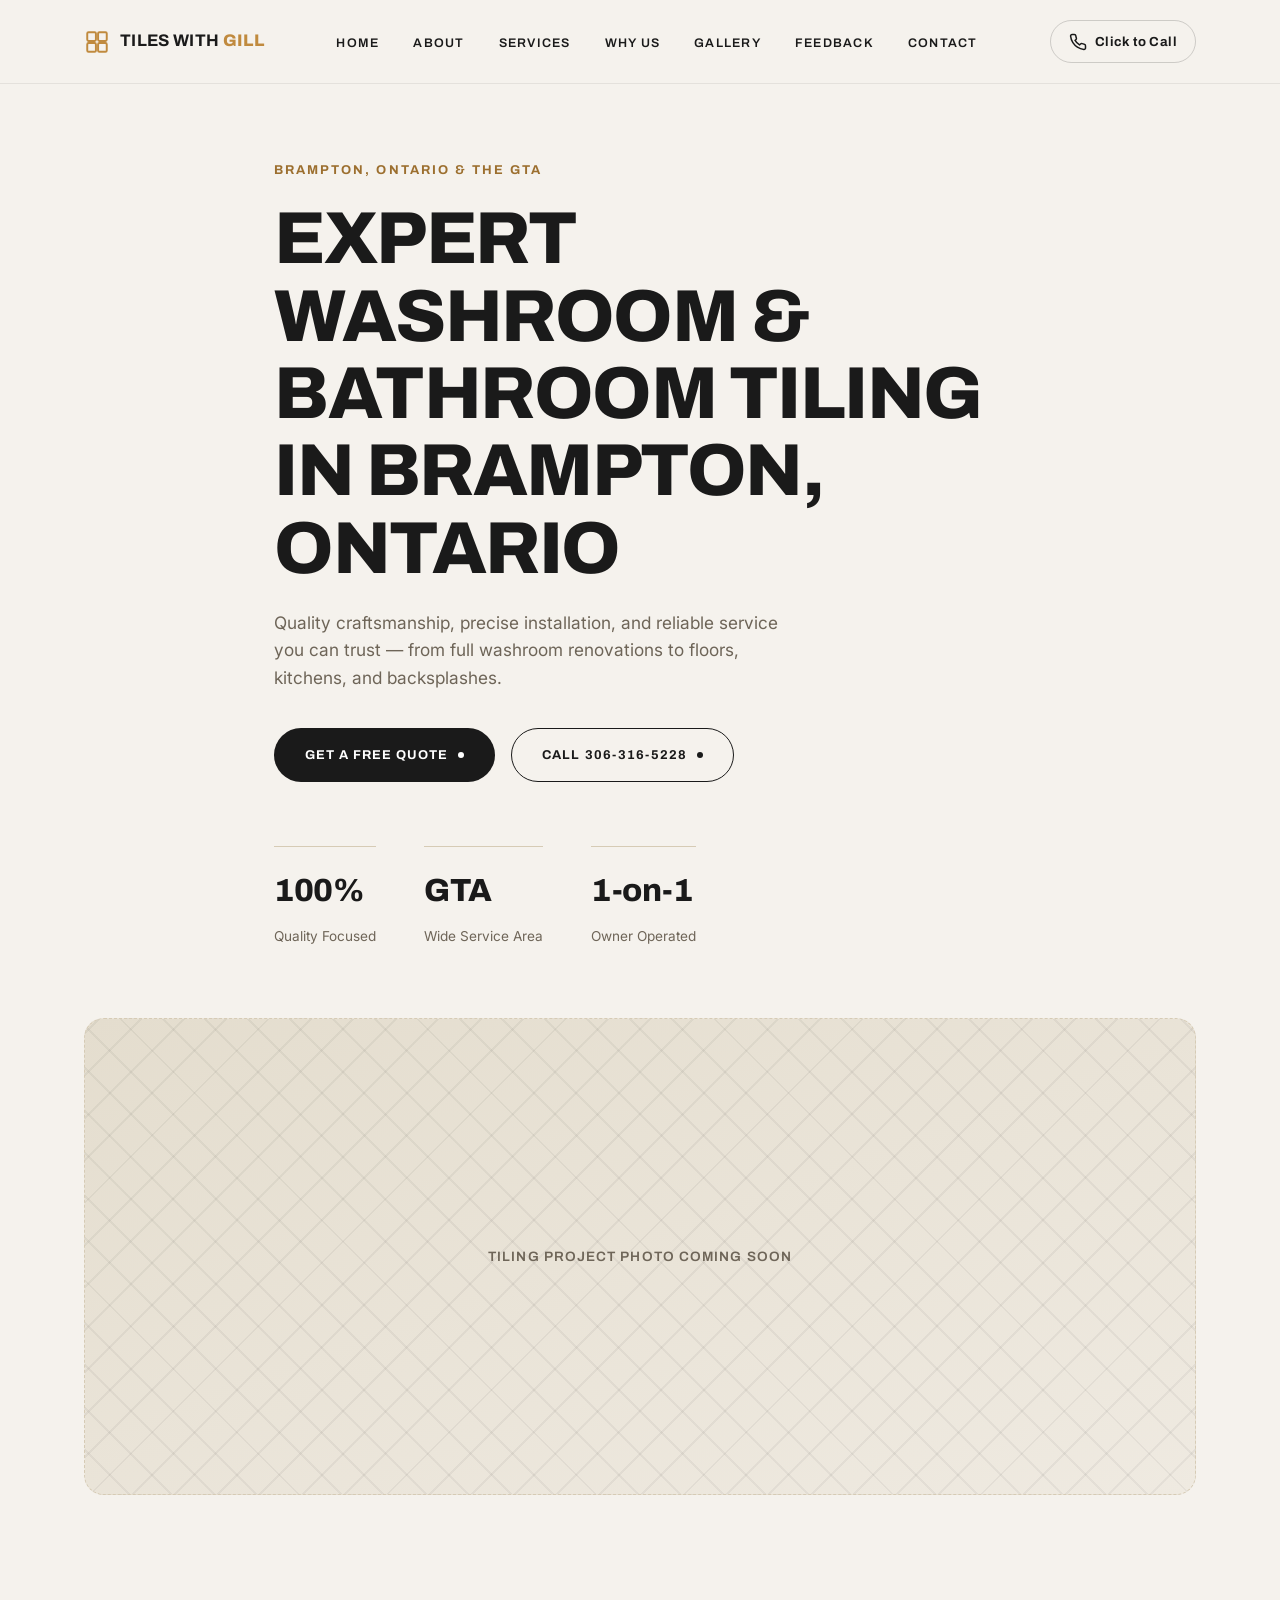
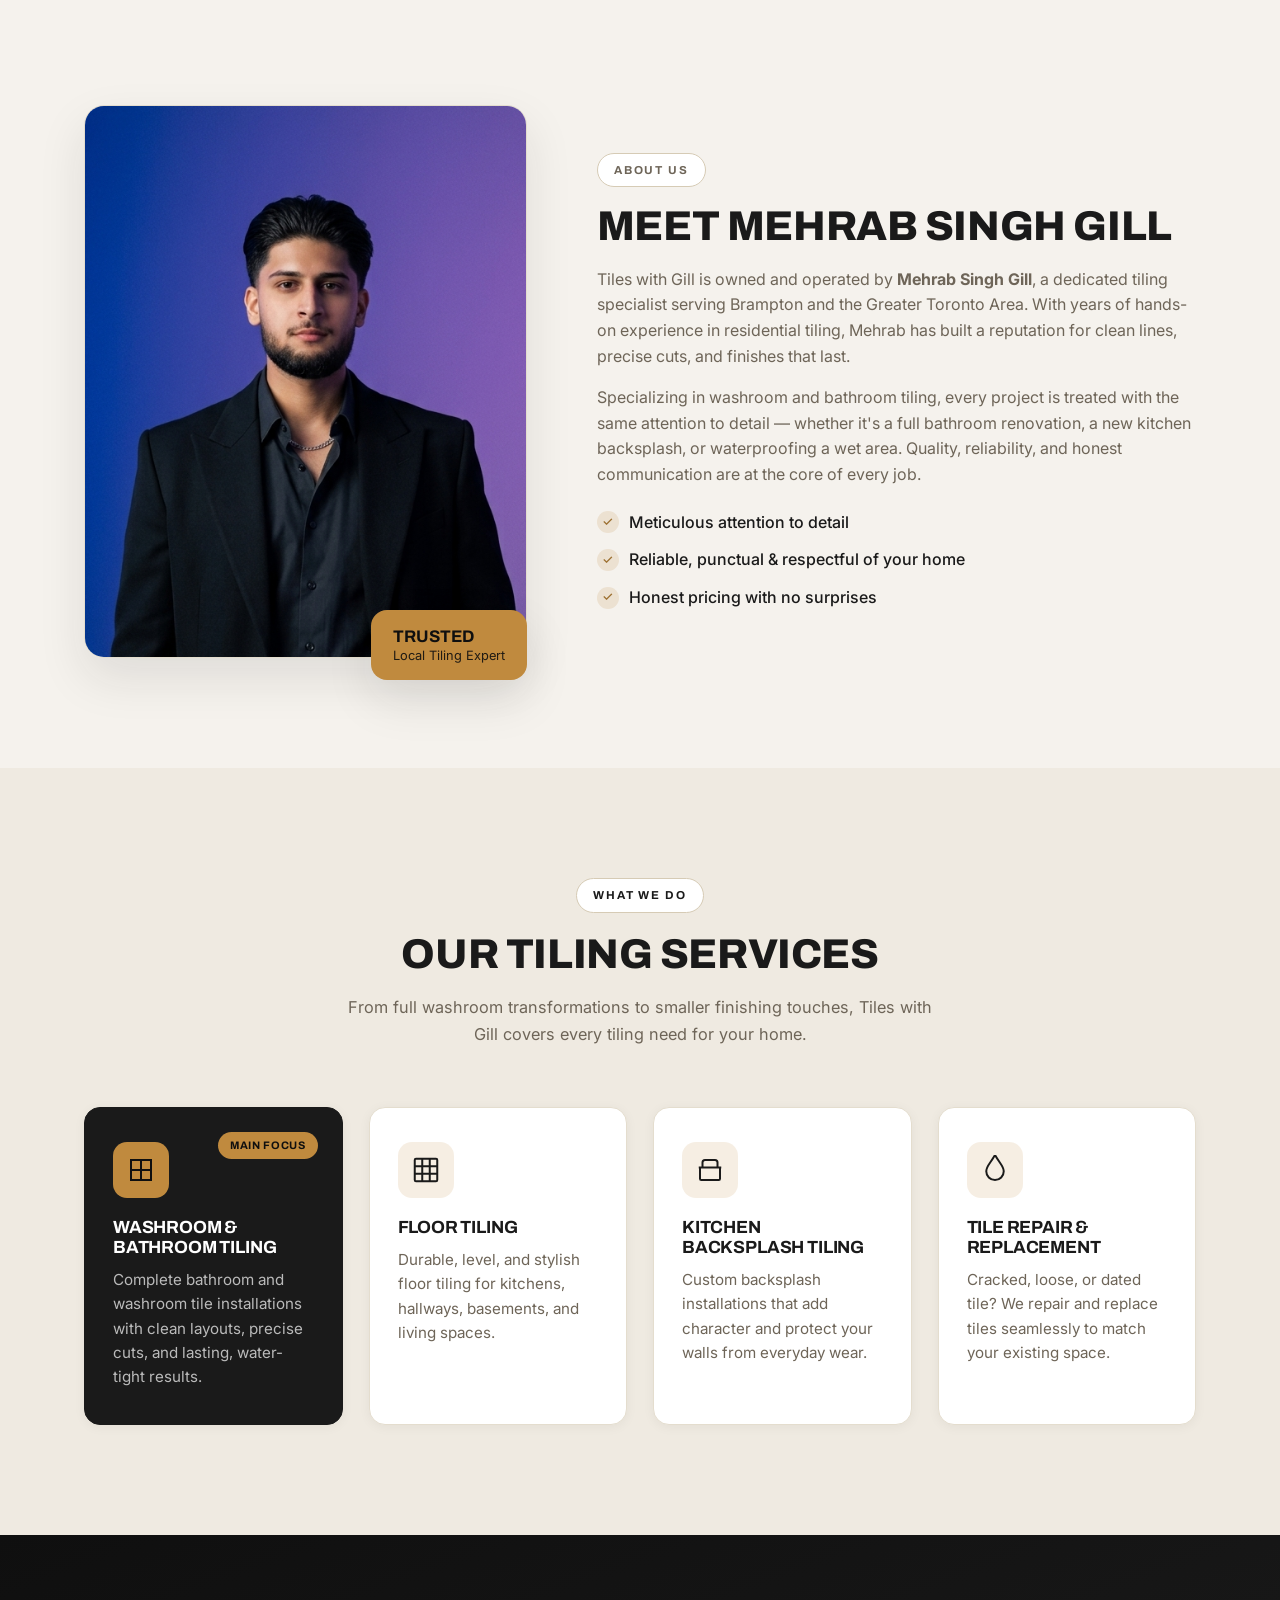
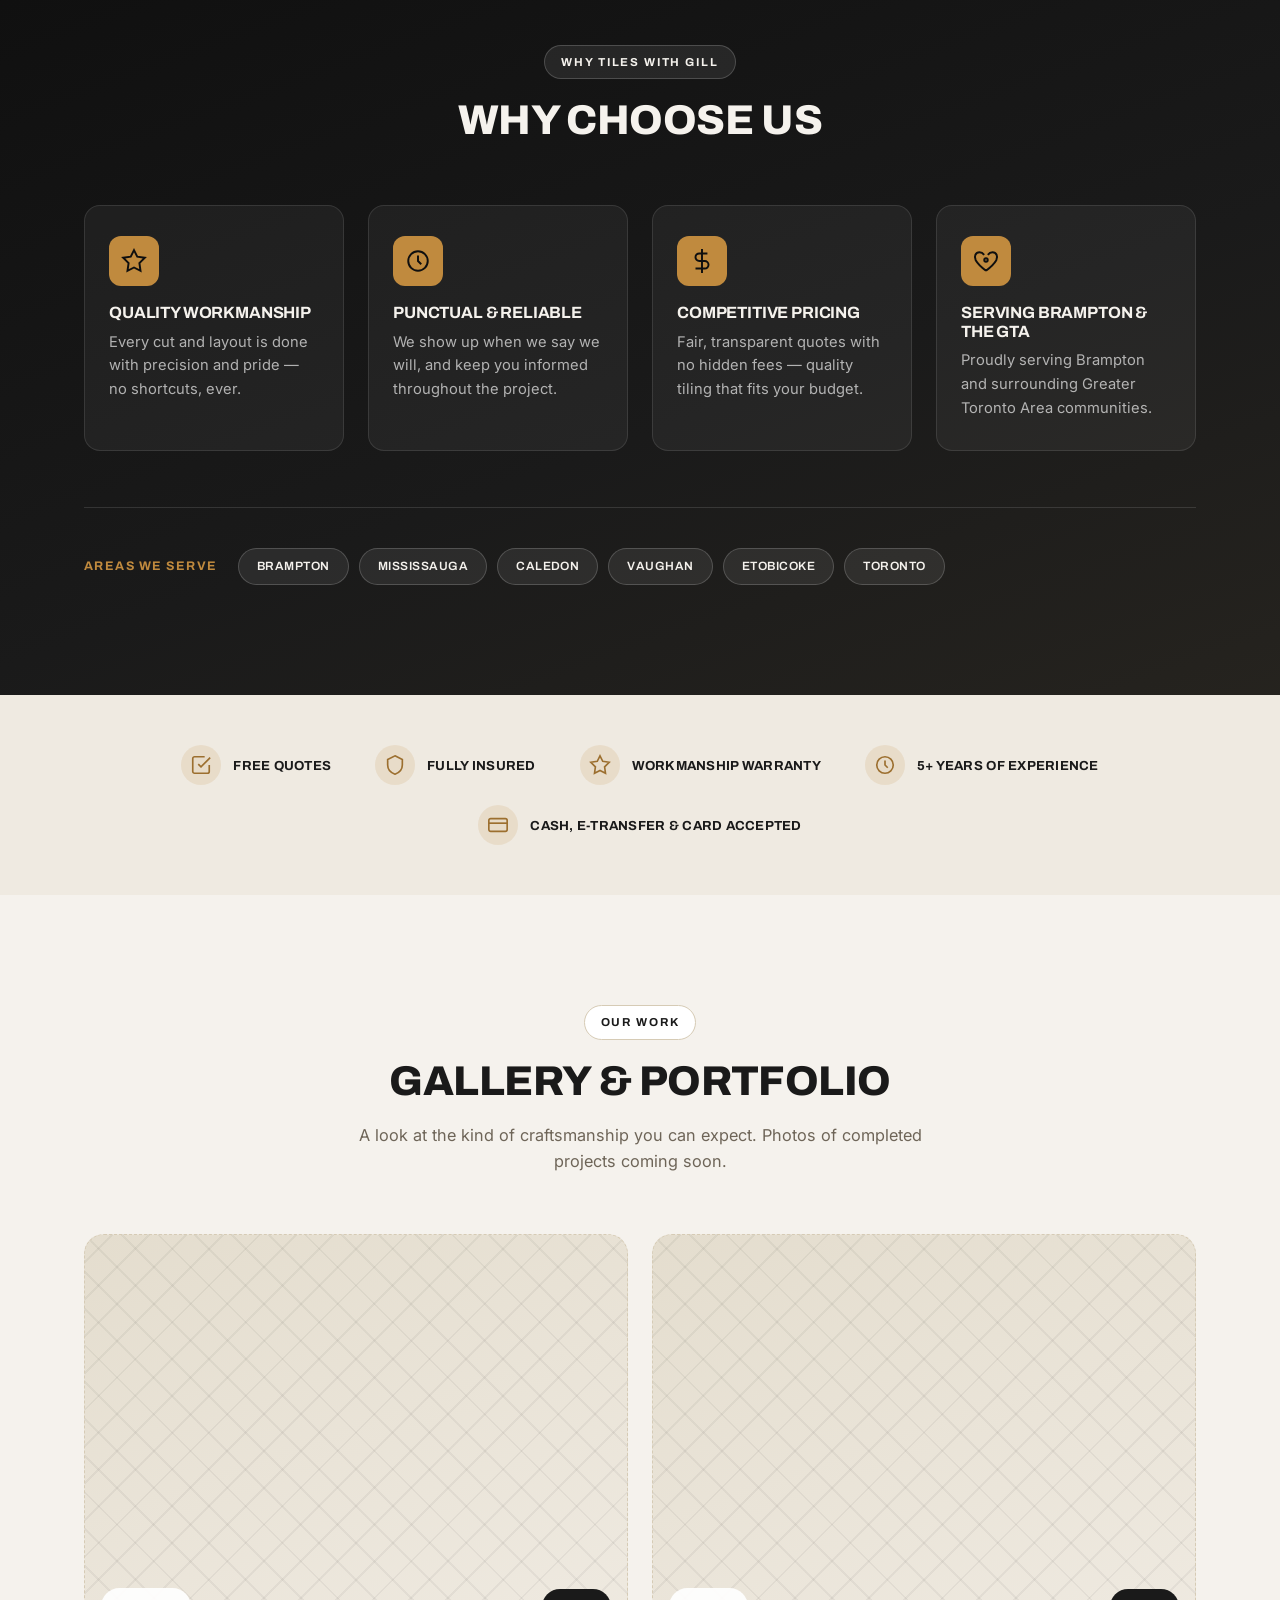
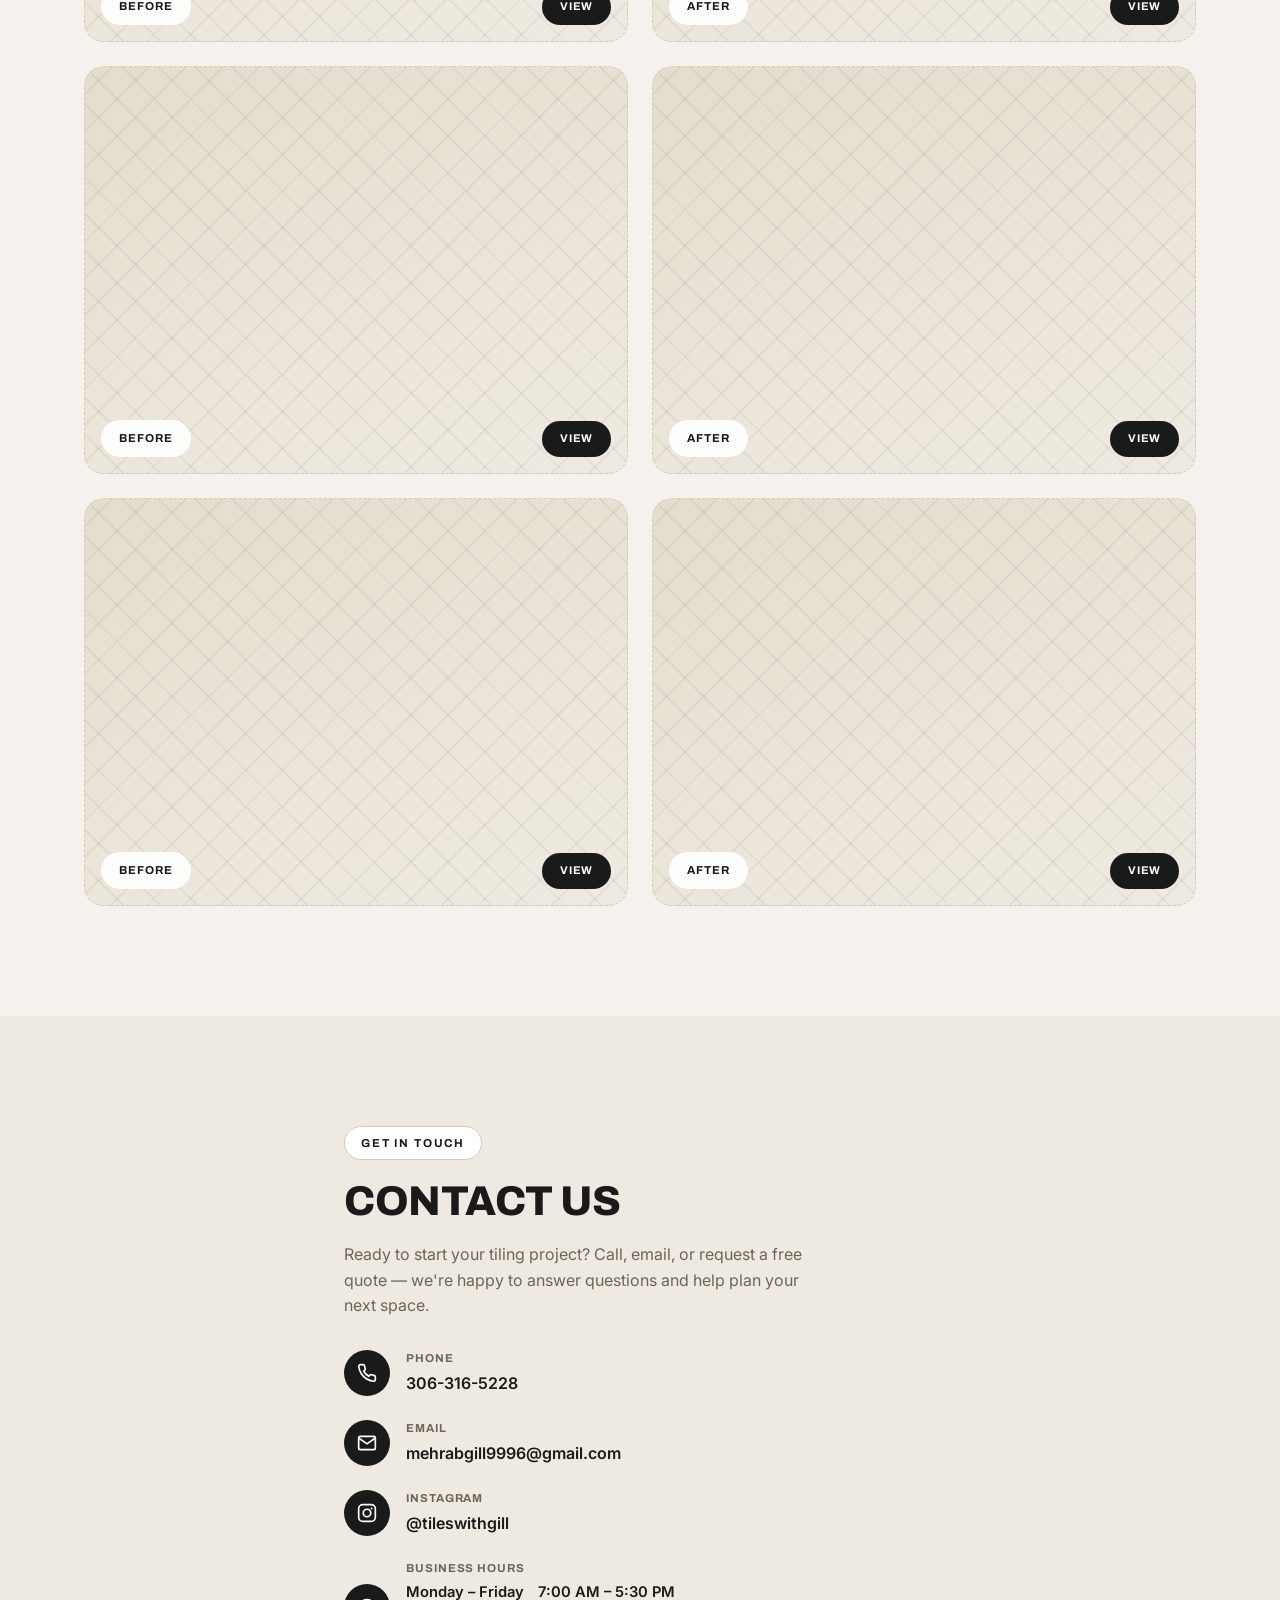
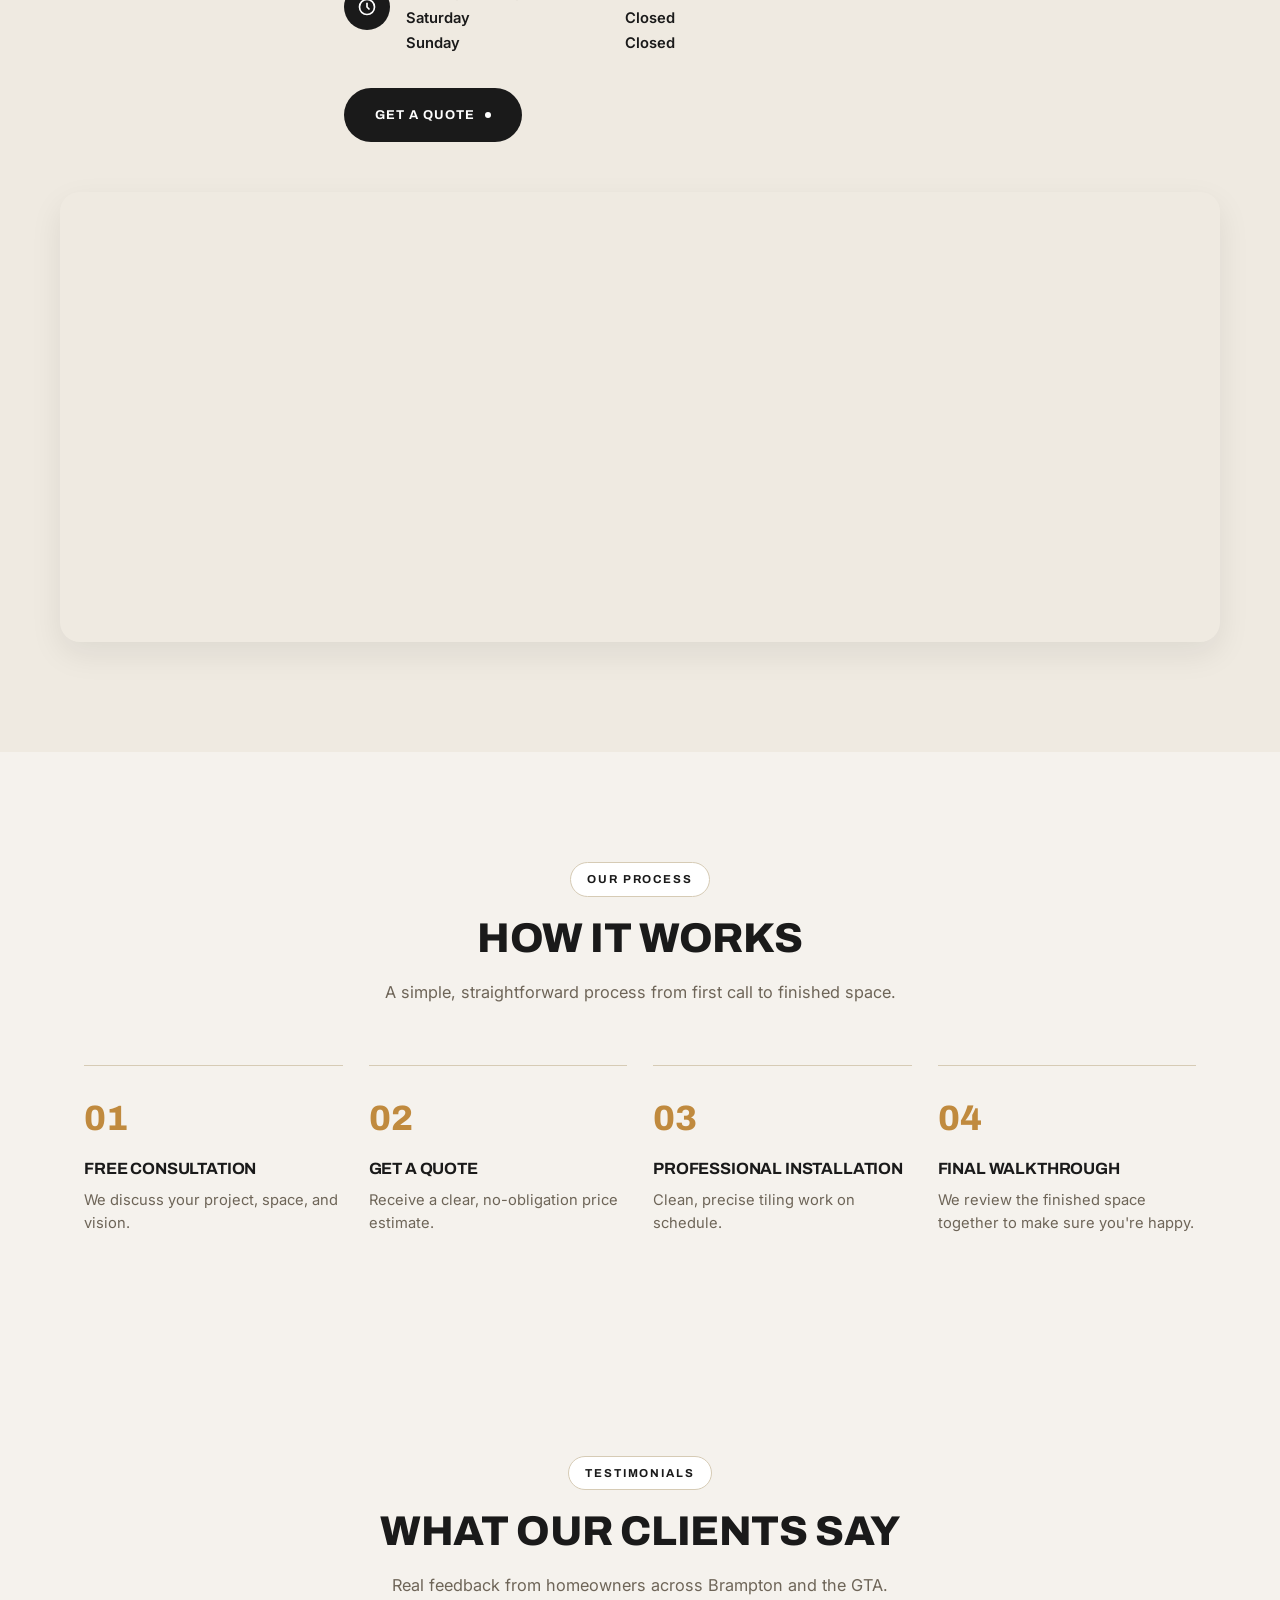
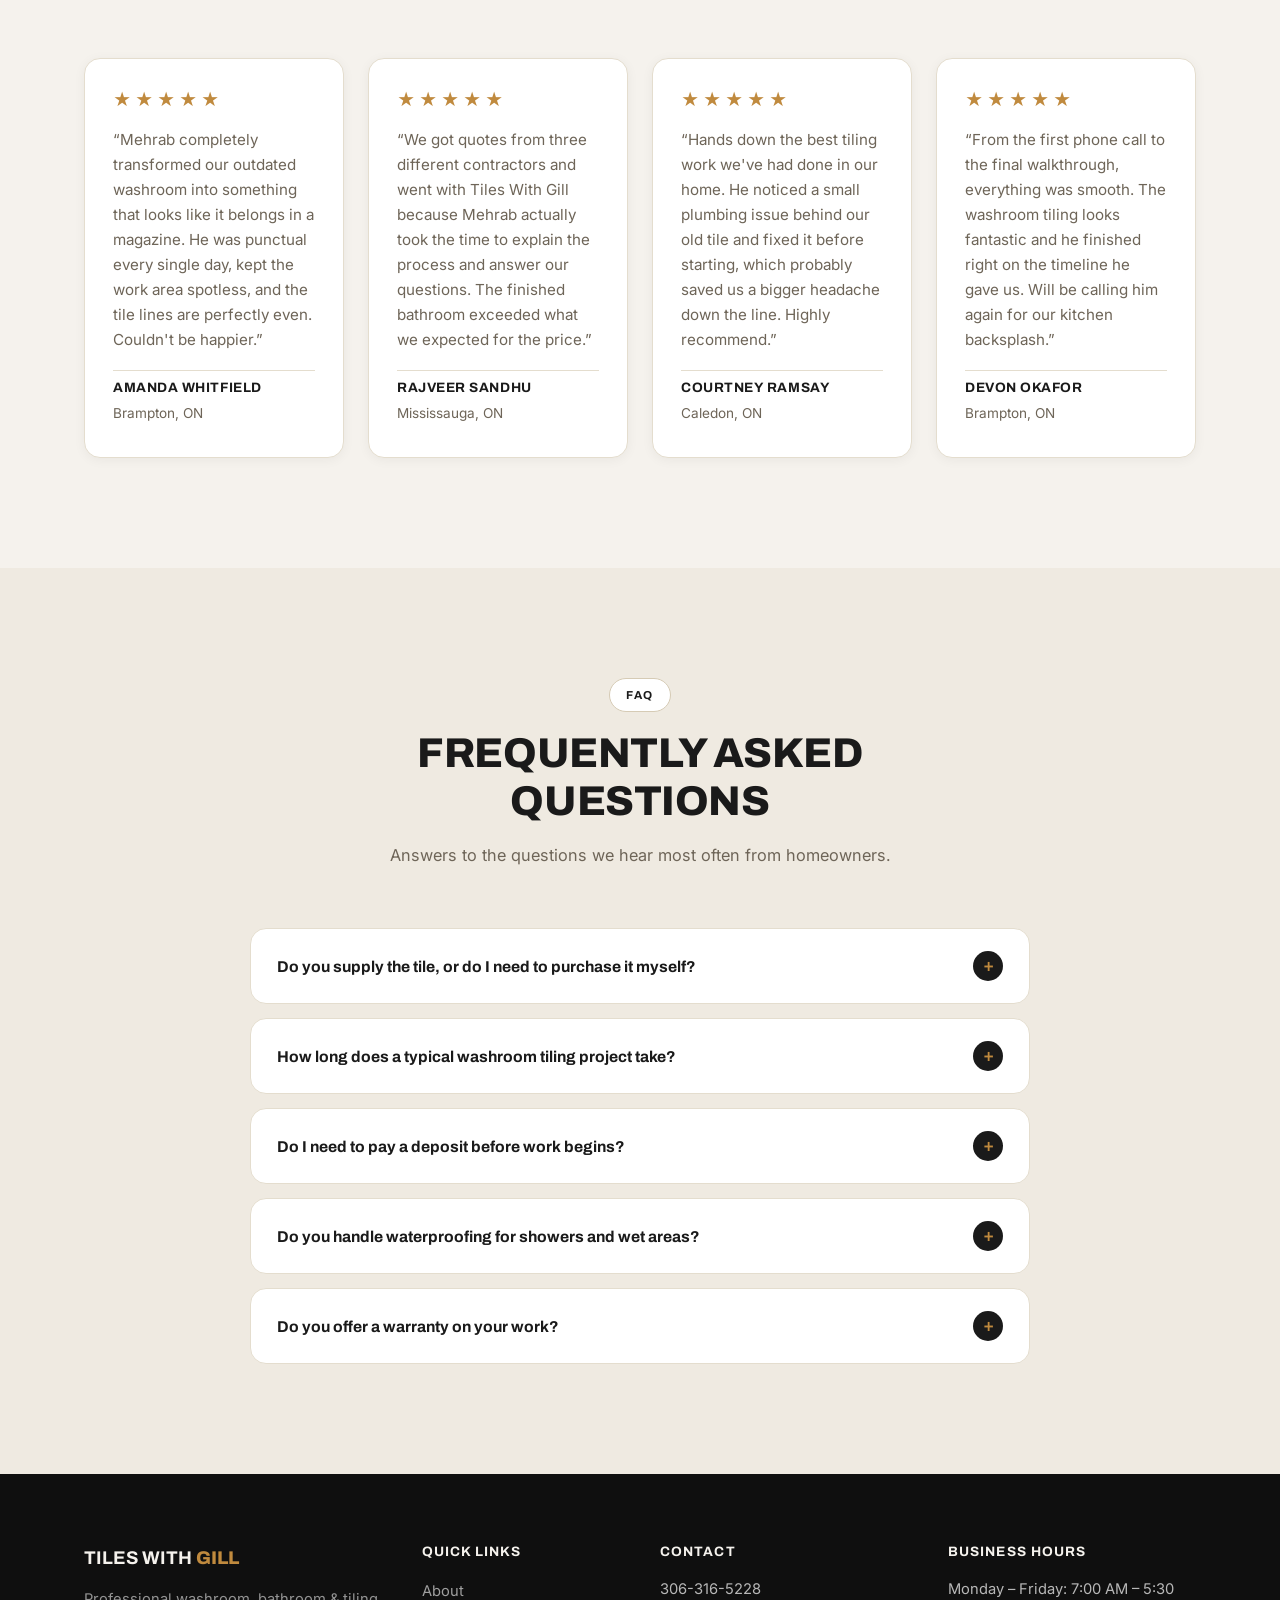
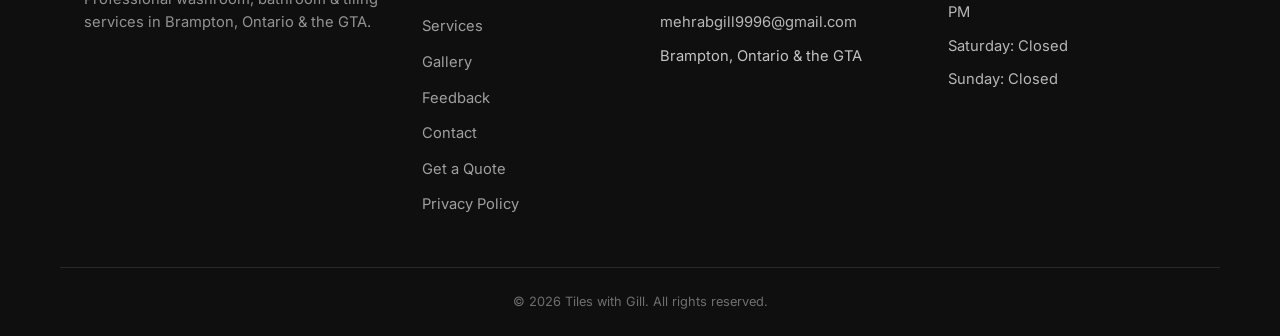
<file: index.html>
<!DOCTYPE html>
<html lang="en">
<head>
  <meta charset="UTF-8" />
  <meta name="viewport" content="width=device-width, initial-scale=1.0" />

  <!-- ===== Primary SEO ===== -->
  <title>Tiles With Gill | Professional Washroom &amp; Bathroom Tiling in Brampton, Ontario</title>
  <meta name="description" content="Tiles With Gill offers expert washroom, bathroom &amp; kitchen tiling in Brampton, Ontario. Quality installation, repairs &amp; backsplashes serving the GTA." />
  <meta name="keywords" content="tiling Brampton, washroom tiling, bathroom tiling contractor, tile installation Ontario, kitchen backsplash tiling, floor tiling Brampton, tile repair GTA, Mehrab Singh Gill tiling" />
  <meta name="robots" content="index, follow" />
  <meta name="author" content="Mehrab Singh Gill" />
  <!-- TODO: replace with the real production domain once live -->
  <link rel="canonical" href="https://www.tilingwithgill.com/" />

  <!-- ===== Favicon ===== -->
  <!-- Simple geometric tile icon in the site's accent color; see favicon.svg -->
  <link rel="icon" type="image/svg+xml" href="favicon.svg" />
  <!-- TODO: generate favicon.ico, favicon-16x16.png, favicon-32x32.png and apple-touch-icon.png from favicon.svg
       (e.g. via https://realfavicongenerator.net) and uncomment the lines below once added -->
  <!-- <link rel="icon" type="image/png" sizes="32x32" href="favicon-32x32.png" /> -->
  <!-- <link rel="icon" type="image/png" sizes="16x16" href="favicon-16x16.png" /> -->
  <!-- <link rel="apple-touch-icon" sizes="180x180" href="apple-touch-icon.png" /> -->
  <!-- <link rel="shortcut icon" href="favicon.ico" /> -->

  <!-- ===== Open Graph / Facebook & LinkedIn ===== -->
  <meta property="og:type" content="business.business" />
  <meta property="og:site_name" content="Tiles With Gill" />
  <meta property="og:title" content="Tiles With Gill | Professional Washroom &amp; Bathroom Tiling in Brampton, Ontario" />
  <meta property="og:description" content="Tiles With Gill offers expert washroom, bathroom &amp; kitchen tiling in Brampton, Ontario. Quality installation, repairs &amp; backsplashes serving the GTA." />
  <!-- TODO: replace with the real production domain once live -->
  <meta property="og:url" content="https://www.tilingwithgill.com/" />
  <meta property="og:image" content="https://www.tilingwithgill.com/og-image.jpg" />
  <meta property="og:image:width" content="1200" />
  <meta property="og:image:height" content="630" />
  <meta property="og:locale" content="en_CA" />

  <!-- ===== Twitter Card ===== -->
  <meta name="twitter:card" content="summary_large_image" />
  <meta name="twitter:title" content="Tiles With Gill | Professional Washroom &amp; Bathroom Tiling in Brampton, Ontario" />
  <meta name="twitter:description" content="Tiles With Gill offers expert washroom, bathroom &amp; kitchen tiling in Brampton, Ontario. Quality installation, repairs &amp; backsplashes serving the GTA." />
  <!-- TODO: replace with the real production domain once live -->
  <meta name="twitter:image" content="https://www.tilingwithgill.com/og-image.jpg" />

  <!-- ===== Structured Data (LocalBusiness) ===== -->
  <script type="application/ld+json">
  {
    "@context": "https://schema.org",
    "@type": "HomeAndConstructionBusiness",
    "name": "Tiles With Gill",
    "image": "https://www.tilingwithgill.com/images/mehrab-singh-gill.png",
    "telephone": "+1-306-316-5228",
    "email": "mehrabgill9996@gmail.com",
    "address": {
      "@type": "PostalAddress",
      "addressLocality": "Brampton",
      "addressRegion": "ON",
      "addressCountry": "CA"
    },
    "geo": {
      "@type": "GeoCoordinates",
      "latitude": 43.7315,
      "longitude": -79.7624
    },
    "areaServed": "Brampton, Ontario and Greater Toronto Area",
    "priceRange": "$$",
    "openingHoursSpecification": [
      {
        "@type": "OpeningHoursSpecification",
        "dayOfWeek": ["Monday", "Tuesday", "Wednesday", "Thursday", "Friday"],
        "opens": "07:00",
        "closes": "17:30"
      }
    ],
    "url": "https://www.tilingwithgill.com/",
    "sameAs": []
  }
  </script>
  <!-- TODO: replace the domain/image placeholders above once the real production domain is live,
       and populate "sameAs" with links to social profiles (Facebook, Instagram, etc.) -->

  <!-- Google Fonts -->
  <link rel="preconnect" href="https://fonts.googleapis.com" />
  <link rel="preconnect" href="https://fonts.gstatic.com" crossorigin />
  <link href="https://fonts.googleapis.com/css2?family=Archivo:wght@600;700;800;900&family=Inter:wght@400;500;600;700&display=swap" rel="stylesheet" />

  <link rel="stylesheet" href="style.css"/>
</head>
<body>

  <!-- ===== Header / Navbar ===== -->
  <header class="site-header" id="site-header">
    <nav class="navbar container">
      <a href="#home" class="brand">
        <span class="brand-icon">
          <svg viewBox="0 0 24 24" width="26" height="26" fill="none" stroke="currentColor" stroke-width="1.8">
            <rect x="3" y="3" width="8" height="8" rx="1.2"></rect>
            <rect x="13" y="3" width="8" height="8" rx="1.2"></rect>
            <rect x="3" y="13" width="8" height="8" rx="1.2"></rect>
            <rect x="13" y="13" width="8" height="8" rx="1.2"></rect>
          </svg>
        </span>
        <span class="brand-text">Tiles with <strong>Gill</strong></span>
      </a>

      <button class="nav-toggle" id="nav-toggle" aria-label="Toggle navigation menu" aria-expanded="false">
        <span></span>
        <span></span>
        <span></span>
      </button>

      <ul class="nav-links" id="nav-links">
        <li><a href="#home" class="nav-link">Home</a></li>
        <li><a href="#about" class="nav-link">About</a></li>
        <li><a href="#services" class="nav-link">Services</a></li>
        <li><a href="#why-us" class="nav-link">Why Us</a></li>
        <li><a href="#gallery" class="nav-link">Gallery</a></li>
        <li><a href="feedback.html" class="nav-link">Feedback</a></li>
        <li><a href="#contact" class="nav-link">Contact</a></li>
      </ul>

      <a href="tel:3063165228" class="nav-phone" aria-label="Click to call 306-316-5228">
        <svg viewBox="0 0 24 24" width="18" height="18" fill="none" stroke="currentColor" stroke-width="2" aria-hidden="true">
          <path d="M22 16.92v3a2 2 0 0 1-2.18 2 19.79 19.79 0 0 1-8.63-3.07 19.5 19.5 0 0 1-6-6 19.79 19.79 0 0 1-3.07-8.67A2 2 0 0 1 4.11 2h3a2 2 0 0 1 2 1.72c.127.96.361 1.903.7 2.81a2 2 0 0 1-.45 2.11L8.09 9.91a16 16 0 0 0 6 6l1.27-1.27a2 2 0 0 1 2.11-.45c.907.339 1.85.573 2.81.7A2 2 0 0 1 22 16.92z"></path>
        </svg>
        <span>Click to Call</span>
      </a>
    </nav>
  </header>

  <!-- ===== Hero Section ===== -->
  <section class="hero" id="home">
    <div class="hero-overlay"></div>
    <div class="container hero-content">
      <p class="hero-eyebrow">Brampton, Ontario &amp; the GTA</p>
      <h1 class="hero-title">Expert Washroom &amp; Bathroom Tiling in Brampton, Ontario</h1>
      <p class="hero-subtitle">
        Quality craftsmanship, precise installation, and reliable service you can trust —
        from full washroom renovations to floors, kitchens, and backsplashes.
      </p>
      <div class="hero-actions">
        <a href="quote.html" class="btn btn-primary">Get a Free Quote</a>
        <a href="tel:3063165228" class="btn btn-ghost">Call 306-316-5228</a>
      </div>
      <div class="hero-stats">
        <div class="hero-stat">
          <span class="hero-stat-num">100%</span>
          <span class="hero-stat-label">Quality Focused</span>
        </div>
        <div class="hero-stat">
          <span class="hero-stat-num">GTA</span>
          <span class="hero-stat-label">Wide Service Area</span>
        </div>
        <div class="hero-stat">
          <span class="hero-stat-num">1-on-1</span>
          <span class="hero-stat-label">Owner Operated</span>
        </div>
      </div>
    </div>

    <!-- TODO: replace this placeholder with a real full-width photo of a completed tiling/bathroom project -->
    <div class="container hero-image-wrap">
      <div class="hero-image-placeholder">Tiling Project Photo Coming Soon</div>
    </div>
  </section>

  <!-- ===== About Section ===== -->
  <section class="about" id="about">
    <div class="container about-grid">
      <div class="about-visual">
        <div class="about-image">
          <img src="images/mehrab-singh-gill.png" alt="Mehrab Singh Gill, owner of Tiles with Gill" />
        </div>
        <div class="about-badge">
          <strong>Trusted</strong>
          <span>Local Tiling Expert</span>
        </div>
      </div>

      <div class="about-text">
        <p class="section-eyebrow">About Us</p>
        <h2 class="section-title">Meet Mehrab Singh Gill</h2>
        <p>
          Tiles with Gill is owned and operated by <strong>Mehrab Singh Gill</strong>, a dedicated tiling
          specialist serving Brampton and the Greater Toronto Area. With years of hands-on experience
          in residential tiling, Mehrab has built a reputation for clean lines, precise cuts, and
          finishes that last.
        </p>
        <p>
          Specializing in washroom and bathroom tiling, every project is treated with the same
          attention to detail — whether it's a full bathroom renovation, a new kitchen backsplash,
          or waterproofing a wet area. Quality, reliability, and honest communication are at the
          core of every job.
        </p>
        <ul class="about-points">
          <li><span class="check">✓</span> Meticulous attention to detail</li>
          <li><span class="check">✓</span> Reliable, punctual &amp; respectful of your home</li>
          <li><span class="check">✓</span> Honest pricing with no surprises</li>
        </ul>
      </div>
    </div>
  </section>

  <!-- ===== Services Section ===== -->
  <section class="services" id="services">
    <div class="container">
      <div class="section-heading">
        <p class="section-eyebrow">What We Do</p>
        <h2 class="section-title">Our Tiling Services</h2>
        <p class="section-subtitle">
          From full washroom transformations to smaller finishing touches, Tiles with Gill covers
          every tiling need for your home.
        </p>
      </div>

      <div class="services-grid">
        <div class="service-card service-card-featured">
          <div class="service-icon">
            <svg viewBox="0 0 24 24" width="30" height="30" fill="none" stroke="currentColor" stroke-width="1.6">
              <path d="M4 4h16v16H4z"></path>
              <path d="M4 12h16M12 4v16"></path>
            </svg>
          </div>
          <span class="service-tag">Main Focus</span>
          <h3>Washroom &amp; Bathroom Tiling</h3>
          <p>Complete bathroom and washroom tile installations with clean layouts, precise cuts, and lasting, water-tight results.</p>
        </div>

        <div class="service-card">
          <div class="service-icon">
            <svg viewBox="0 0 24 24" width="30" height="30" fill="none" stroke="currentColor" stroke-width="1.6">
              <rect x="3" y="3" width="18" height="18" rx="1"></rect>
              <path d="M3 9h18M3 15h18M9 3v18M15 3v18"></path>
            </svg>
          </div>
          <h3>Floor Tiling</h3>
          <p>Durable, level, and stylish floor tiling for kitchens, hallways, basements, and living spaces.</p>
        </div>

        <div class="service-card">
          <div class="service-icon">
            <svg viewBox="0 0 24 24" width="30" height="30" fill="none" stroke="currentColor" stroke-width="1.6">
              <path d="M3 10h18M6 10V6a2 2 0 0 1 2-2h8a2 2 0 0 1 2 2v4M4 10v9a1 1 0 0 0 1 1h14a1 1 0 0 0 1-1v-9"></path>
            </svg>
          </div>
          <h3>Kitchen Backsplash Tiling</h3>
          <p>Custom backsplash installations that add character and protect your walls from everyday wear.</p>
        </div>

        <div class="service-card">
          <div class="service-icon">
            <svg viewBox="0 0 24 24" width="30" height="30" fill="none" stroke="currentColor" stroke-width="1.6">
              <path d="M12 20a7 7 0 0 0 7-7c0-4-3-6-7-13-4 7-7 9-7 13a7 7 0 0 0 7 7z"></path>
            </svg>
          </div>
          <h3>Tile Repair &amp; Replacement</h3>
          <p>Cracked, loose, or dated tile? We repair and replace tiles seamlessly to match your existing space.</p>
        </div>
      </div>
    </div>
  </section>

  <!-- ===== Why Choose Us Section ===== -->
  <section class="why-us" id="why-us">
    <div class="container">
      <div class="section-heading section-heading-light">
        <p class="section-eyebrow">Why Tiles with Gill</p>
        <h2 class="section-title">Why Choose Us</h2>
      </div>

      <div class="why-us-grid">
        <div class="why-card">
          <div class="why-icon">
            <svg viewBox="0 0 24 24" width="26" height="26" fill="none" stroke="currentColor" stroke-width="1.8">
              <path d="M12 2l3 6 7 1-5 5 1 7-6-3-6 3 1-7-5-5 7-1 3-6z"></path>
            </svg>
          </div>
          <h3>Quality Workmanship</h3>
          <p>Every cut and layout is done with precision and pride — no shortcuts, ever.</p>
        </div>

        <div class="why-card">
          <div class="why-icon">
            <svg viewBox="0 0 24 24" width="26" height="26" fill="none" stroke="currentColor" stroke-width="1.8">
              <circle cx="12" cy="12" r="9"></circle>
              <path d="M12 7v5l3 3"></path>
            </svg>
          </div>
          <h3>Punctual &amp; Reliable</h3>
          <p>We show up when we say we will, and keep you informed throughout the project.</p>
        </div>

        <div class="why-card">
          <div class="why-icon">
            <svg viewBox="0 0 24 24" width="26" height="26" fill="none" stroke="currentColor" stroke-width="1.8">
              <path d="M12 1v22M17 5H9.5a3.5 3.5 0 0 0 0 7h5a3.5 3.5 0 0 1 0 7H6"></path>
            </svg>
          </div>
          <h3>Competitive Pricing</h3>
          <p>Fair, transparent quotes with no hidden fees — quality tiling that fits your budget.</p>
        </div>

        <div class="why-card">
          <div class="why-icon">
            <svg viewBox="0 0 24 24" width="26" height="26" fill="none" stroke="currentColor" stroke-width="1.8">
              <path d="M12 21s-7-5.3-9.5-9.7C.7 7.6 2.4 4 6 4c2 0 3.3 1 4.3 2.4M12 21s7-5.3 9.5-9.7C23.3 7.6 21.6 4 18 4c-2 0-3.3 1-4.3 2.4"></path>
              <circle cx="12" cy="11" r="1.6"></circle>
            </svg>
          </div>
          <h3>Serving Brampton &amp; the GTA</h3>
          <p>Proudly serving Brampton and surrounding Greater Toronto Area communities.</p>
        </div>
      </div>

      <div class="areas-served">
        <span class="areas-served-label">Areas We Serve</span>
        <ul class="areas-served-list">
          <li>Brampton</li>
          <li>Mississauga</li>
          <li>Caledon</li>
          <li>Vaughan</li>
          <li>Etobicoke</li>
          <li>Toronto</li>
        </ul>
      </div>
    </div>
  </section>

  <!-- ===== Credentials & Guarantees Section ===== -->
  <section class="credentials">
    <div class="container credentials-row">
      <div class="credential-item">
        <span class="credential-icon">
          <svg viewBox="0 0 24 24" width="22" height="22" fill="none" stroke="currentColor" stroke-width="1.8">
            <path d="M9 11l3 3L22 4"></path>
            <path d="M21 12v7a2 2 0 0 1-2 2H5a2 2 0 0 1-2-2V5a2 2 0 0 1 2-2h11"></path>
          </svg>
        </span>
        <span>Free Quotes</span>
      </div>
      <!-- TODO: confirm this is accurate before publishing -->
      <div class="credential-item">
        <span class="credential-icon">
          <svg viewBox="0 0 24 24" width="22" height="22" fill="none" stroke="currentColor" stroke-width="1.8">
            <path d="M12 2l8 4v6c0 5-3.4 8.4-8 10-4.6-1.6-8-5-8-10V6l8-4z"></path>
          </svg>
        </span>
        <span>Fully Insured</span>
      </div>
      <!-- TODO: confirm this is accurate before publishing -->
      <div class="credential-item">
        <span class="credential-icon">
          <svg viewBox="0 0 24 24" width="22" height="22" fill="none" stroke="currentColor" stroke-width="1.8">
            <path d="M12 2l3 6 7 1-5 5 1 7-6-3-6 3 1-7-5-5 7-1 3-6z"></path>
          </svg>
        </span>
        <span>Workmanship Warranty</span>
      </div>
      <div class="credential-item">
        <span class="credential-icon">
          <svg viewBox="0 0 24 24" width="22" height="22" fill="none" stroke="currentColor" stroke-width="1.8">
            <circle cx="12" cy="12" r="9"></circle>
            <path d="M12 7v5l3 3"></path>
          </svg>
        </span>
        <span>5+ Years of Experience</span>
      </div>
      <div class="credential-item">
        <span class="credential-icon">
          <svg viewBox="0 0 24 24" width="22" height="22" fill="none" stroke="currentColor" stroke-width="1.8">
            <rect x="2" y="5" width="20" height="14" rx="2"></rect>
            <path d="M2 10h20"></path>
          </svg>
        </span>
        <span>Cash, e-Transfer &amp; Card Accepted</span>
      </div>
    </div>
  </section>

  <!-- ===== Gallery Section ===== -->
  <section class="gallery" id="gallery">
    <div class="container">
      <div class="section-heading">
        <p class="section-eyebrow">Our Work</p>
        <h2 class="section-title">Gallery &amp; Portfolio</h2>
        <p class="section-subtitle">A look at the kind of craftsmanship you can expect. Photos of completed projects coming soon.</p>
      </div>

      <div class="gallery-grid">
        <div class="gallery-item"><span class="gallery-label">Before</span></div>
        <div class="gallery-item"><span class="gallery-label">After</span></div>
        <div class="gallery-item"><span class="gallery-label">Before</span></div>
        <div class="gallery-item"><span class="gallery-label">After</span></div>
        <div class="gallery-item"><span class="gallery-label">Before</span></div>
        <div class="gallery-item"><span class="gallery-label">After</span></div>
      </div>
    </div>
  </section>

  <!-- ===== Contact Section ===== -->
  <section class="contact" id="contact">
    <div class="container contact-compact">
      <div class="contact-info">
        <p class="section-eyebrow">Get In Touch</p>
        <h2 class="section-title">Contact Us</h2>
        <p class="contact-lead">
          Ready to start your tiling project? Call, email, or request a free quote —
          we're happy to answer questions and help plan your next space.
        </p>

        <ul class="contact-details">
          <li>
            <span class="contact-icon">
              <svg viewBox="0 0 24 24" width="20" height="20" fill="none" stroke="currentColor" stroke-width="2">
                <path d="M22 16.92v3a2 2 0 0 1-2.18 2 19.79 19.79 0 0 1-8.63-3.07 19.5 19.5 0 0 1-6-6 19.79 19.79 0 0 1-3.07-8.67A2 2 0 0 1 4.11 2h3a2 2 0 0 1 2 1.72c.127.96.361 1.903.7 2.81a2 2 0 0 1-.45 2.11L8.09 9.91a16 16 0 0 0 6 6l1.27-1.27a2 2 0 0 1 2.11-.45c.907.339 1.85.573 2.81.7A2 2 0 0 1 22 16.92z"></path>
              </svg>
            </span>
            <div>
              <span class="contact-label">Phone</span>
              <a href="tel:3063165228">306-316-5228</a>
            </div>
          </li>
          <li>
            <span class="contact-icon">
              <svg viewBox="0 0 24 24" width="20" height="20" fill="none" stroke="currentColor" stroke-width="2">
                <rect x="2" y="4" width="20" height="16" rx="2"></rect>
                <path d="M2 6l10 7 10-7"></path>
              </svg>
            </span>
            <div>
              <span class="contact-label">Email</span>
              <a href="mailto:mehrabgill9996@gmail.com">mehrabgill9996@gmail.com</a>
            </div>
          </li>
          <li>
            <span class="contact-icon">
              <svg viewBox="0 0 24 24" width="20" height="20" fill="none" stroke="currentColor" stroke-width="2">
                <rect x="2" y="2" width="20" height="20" rx="5"></rect>
                <circle cx="12" cy="12" r="4.5"></circle>
                <circle cx="17.5" cy="6.5" r="1.2" fill="currentColor" stroke="none"></circle>
              </svg>
            </span>
            <div>
              <span class="contact-label">Instagram</span>
              <!-- TODO: replace with the real Instagram profile URL -->
              <a href="https://www.instagram.com/" target="_blank" rel="noopener noreferrer">@tileswithgill</a>
            </div>
          </li>
          <li>
            <span class="contact-icon">
              <svg viewBox="0 0 24 24" width="20" height="20" fill="none" stroke="currentColor" stroke-width="2">
                <circle cx="12" cy="12" r="9"></circle>
                <path d="M12 7v5l3 3"></path>
              </svg>
            </span>
            <div>
              <span class="contact-label">Business Hours</span>
              <ul class="hours-list">
                <li><span>Monday – Friday</span><span>7:00 AM – 5:30 PM</span></li>
                <li><span>Saturday</span><span>Closed</span></li>
                <li><span>Sunday</span><span>Closed</span></li>
              </ul>
            </div>
          </li>
        </ul>

        <div class="contact-cta">
          <a href="quote.html" class="btn btn-primary">Get a Quote</a>
        </div>
      </div>
    </div>

    <div class="container map-embed">
      <iframe
        src="https://www.google.com/maps/embed?pb=!1m18!1m12!1m3!1d184531.24686774967!2d-79.92454413108189!3d43.72507913523757!2m3!1f0!2f0!3f0!3m2!1i1024!2i768!4f13.1!3m3!1m2!1s0x882b15eaa5d05abf%3A0x352d31667cc38677!2sBrampton%2C%20ON!5e0!3m2!1sen!2sca!4v1784759940972!5m2!1sen!2sca"
        height="450"
        style="border:0;"
        allowfullscreen=""
        loading="lazy"
        title="Tiles With Gill service area map — Brampton, Ontario"
      ></iframe>
    </div>
  </section>

  <!-- ===== How It Works Section ===== -->
  <section class="how-it-works" id="how-it-works">
    <div class="container">
      <div class="section-heading">
        <p class="section-eyebrow">Our Process</p>
        <h2 class="section-title">How It Works</h2>
        <p class="section-subtitle">
          A simple, straightforward process from first call to finished space.
        </p>
      </div>

      <div class="steps-grid">
        <div class="step-card">
          <span class="step-num">01</span>
          <h3>Free Consultation</h3>
          <p>We discuss your project, space, and vision.</p>
        </div>
        <div class="step-card">
          <span class="step-num">02</span>
          <h3>Get a Quote</h3>
          <p>Receive a clear, no-obligation price estimate.</p>
        </div>
        <div class="step-card">
          <span class="step-num">03</span>
          <h3>Professional Installation</h3>
          <p>Clean, precise tiling work on schedule.</p>
        </div>
        <div class="step-card">
          <span class="step-num">04</span>
          <h3>Final Walkthrough</h3>
          <p>We review the finished space together to make sure you're happy.</p>
        </div>
      </div>
    </div>
  </section>

  <!-- ===== Testimonials Section ===== -->
  <section class="testimonials" id="testimonials">
    <div class="container">
      <div class="section-heading">
        <p class="section-eyebrow">Testimonials</p>
        <h2 class="section-title">What Our Clients Say</h2>
        <p class="section-subtitle">
          Real feedback from homeowners across Brampton and the GTA.
        </p>
      </div>

      <div class="testimonials-grid">
        <article class="testimonial-card">
          <div class="testimonial-stars" aria-label="5 out of 5 stars">
            <span aria-hidden="true">★</span>
            <span aria-hidden="true">★</span>
            <span aria-hidden="true">★</span>
            <span aria-hidden="true">★</span>
            <span aria-hidden="true">★</span>
          </div>
          <blockquote class="testimonial-quote">
            “Mehrab completely transformed our outdated washroom into something that looks like it belongs in a magazine. He was punctual every single day, kept the work area spotless, and the tile lines are perfectly even. Couldn't be happier.”
          </blockquote>
          <div class="testimonial-author">
            <strong>Amanda Whitfield</strong>
            <span>Brampton, ON</span>
          </div>
        </article>

        <article class="testimonial-card">
          <div class="testimonial-stars" aria-label="5 out of 5 stars">
            <span aria-hidden="true">★</span>
            <span aria-hidden="true">★</span>
            <span aria-hidden="true">★</span>
            <span aria-hidden="true">★</span>
            <span aria-hidden="true">★</span>
          </div>
          <blockquote class="testimonial-quote">
            “We got quotes from three different contractors and went with Tiles With Gill because Mehrab actually took the time to explain the process and answer our questions. The finished bathroom exceeded what we expected for the price.”
          </blockquote>
          <div class="testimonial-author">
            <strong>Rajveer Sandhu</strong>
            <span>Mississauga, ON</span>
          </div>
        </article>

        <article class="testimonial-card">
          <div class="testimonial-stars" aria-label="5 out of 5 stars">
            <span aria-hidden="true">★</span>
            <span aria-hidden="true">★</span>
            <span aria-hidden="true">★</span>
            <span aria-hidden="true">★</span>
            <span aria-hidden="true">★</span>
          </div>
          <blockquote class="testimonial-quote">
            “Hands down the best tiling work we've had done in our home. He noticed a small plumbing issue behind our old tile and fixed it before starting, which probably saved us a bigger headache down the line. Highly recommend.”
          </blockquote>
          <div class="testimonial-author">
            <strong>Courtney Ramsay</strong>
            <span>Caledon, ON</span>
          </div>
        </article>

        <article class="testimonial-card">
          <div class="testimonial-stars" aria-label="5 out of 5 stars">
            <span aria-hidden="true">★</span>
            <span aria-hidden="true">★</span>
            <span aria-hidden="true">★</span>
            <span aria-hidden="true">★</span>
            <span aria-hidden="true">★</span>
          </div>
          <blockquote class="testimonial-quote">
            “From the first phone call to the final walkthrough, everything was smooth. The washroom tiling looks fantastic and he finished right on the timeline he gave us. Will be calling him again for our kitchen backsplash.”
          </blockquote>
          <div class="testimonial-author">
            <strong>Devon Okafor</strong>
            <span>Brampton, ON</span>
          </div>
        </article>
      </div>
    </div>
  </section>

  <!-- ===== FAQ Section ===== -->
  <section class="faq" id="faq">
    <div class="container">
      <div class="section-heading">
        <p class="section-eyebrow">FAQ</p>
        <h2 class="section-title">Frequently Asked Questions</h2>
        <p class="section-subtitle">
          Answers to the questions we hear most often from homeowners.
        </p>
      </div>

      <div class="faq-list">
        <div class="faq-item">
          <button type="button" class="faq-question" aria-expanded="false">
            <span>Do you supply the tile, or do I need to purchase it myself?</span>
            <span class="faq-icon" aria-hidden="true">+</span>
          </button>
          <div class="faq-answer">
            <p>Most clients purchase their own tile so they can pick the exact style, size, and finish they want, and we're happy to advise on quantities and suitability before you buy. If you'd prefer, we can also help source tile for you — just mention it when requesting a quote.</p>
          </div>
        </div>

        <div class="faq-item">
          <button type="button" class="faq-question" aria-expanded="false">
            <span>How long does a typical washroom tiling project take?</span>
            <span class="faq-icon" aria-hidden="true">+</span>
          </button>
          <div class="faq-answer">
            <p>Most washroom tiling projects take anywhere from 3 to 7 working days, depending on the size of the space, the tile pattern, and whether waterproofing or minor repairs are needed first. We'll give you a realistic timeline upfront once we've seen the space.</p>
          </div>
        </div>

        <div class="faq-item">
          <button type="button" class="faq-question" aria-expanded="false">
            <span>Do I need to pay a deposit before work begins?</span>
            <span class="faq-icon" aria-hidden="true">+</span>
          </button>
          <div class="faq-answer">
            <p>Yes, a deposit is typically required to secure your spot on the schedule and cover initial materials, with the remaining balance due upon completion. The exact amount and payment schedule will be outlined clearly in your quote.</p>
          </div>
        </div>

        <div class="faq-item">
          <button type="button" class="faq-question" aria-expanded="false">
            <span>Do you handle waterproofing for showers and wet areas?</span>
            <span class="faq-icon" aria-hidden="true">+</span>
          </button>
          <div class="faq-answer">
            <p>Absolutely — proper waterproofing is a core part of any shower or wet area installation, and we make sure it's done right before a single tile goes down. This helps protect your home from water damage and keeps your new tile work looking great for years to come.</p>
          </div>
        </div>

        <div class="faq-item">
          <button type="button" class="faq-question" aria-expanded="false">
            <span>Do you offer a warranty on your work?</span>
            <span class="faq-icon" aria-hidden="true">+</span>
          </button>
          <div class="faq-answer">
            <p>Yes, we stand behind our workmanship and offer a warranty on completed installations so you can have peace of mind. If any issue related to our installation comes up, just give us a call and we'll take care of it.</p>
          </div>
        </div>
      </div>
    </div>
  </section>

  <!-- ===== Footer ===== -->
  <footer class="site-footer">
    <div class="container footer-grid">
      <div class="footer-brand">
        <span class="brand-text">Tiles with <strong>Gill</strong></span>
        <p>Professional washroom, bathroom &amp; tiling services in Brampton, Ontario &amp; the GTA.</p>
      </div>

      <div class="footer-links">
        <h4>Quick Links</h4>
        <ul>
          <li><a href="#about">About</a></li>
          <li><a href="#services">Services</a></li>
          <li><a href="#gallery">Gallery</a></li>
          <li><a href="feedback.html">Feedback</a></li>
          <li><a href="#contact">Contact</a></li>
          <li><a href="quote.html">Get a Quote</a></li>
          <li><a href="privacy.html">Privacy Policy</a></li>
        </ul>
      </div>

      <div class="footer-contact">
        <h4>Contact</h4>
        <p><a href="tel:3063165228">306-316-5228</a></p>
        <p><a href="mailto:mehrabgill9996@gmail.com">mehrabgill9996@gmail.com</a></p>
        <p>Brampton, Ontario &amp; the GTA</p>
      </div>

      <div class="footer-hours">
        <h4>Business Hours</h4>
        <p>Monday – Friday: 7:00 AM – 5:30 PM</p>
        <p>Saturday: Closed</p>
        <p>Sunday: Closed</p>
      </div>
    </div>

    <div class="footer-bottom container">
      <p>&copy; <span id="year"></span> Tiles with Gill. All rights reserved.</p>
    </div>
  </footer>

  <a href="#home" class="back-to-top" id="back-to-top" aria-label="Back to top">
    <svg viewBox="0 0 24 24" width="20" height="20" fill="none" stroke="currentColor" stroke-width="2.2">
      <path d="M12 19V5M5 12l7-7 7 7"></path>
    </svg>
  </a>

  <script src="script.js"></script>
</body>
</html>
</file>
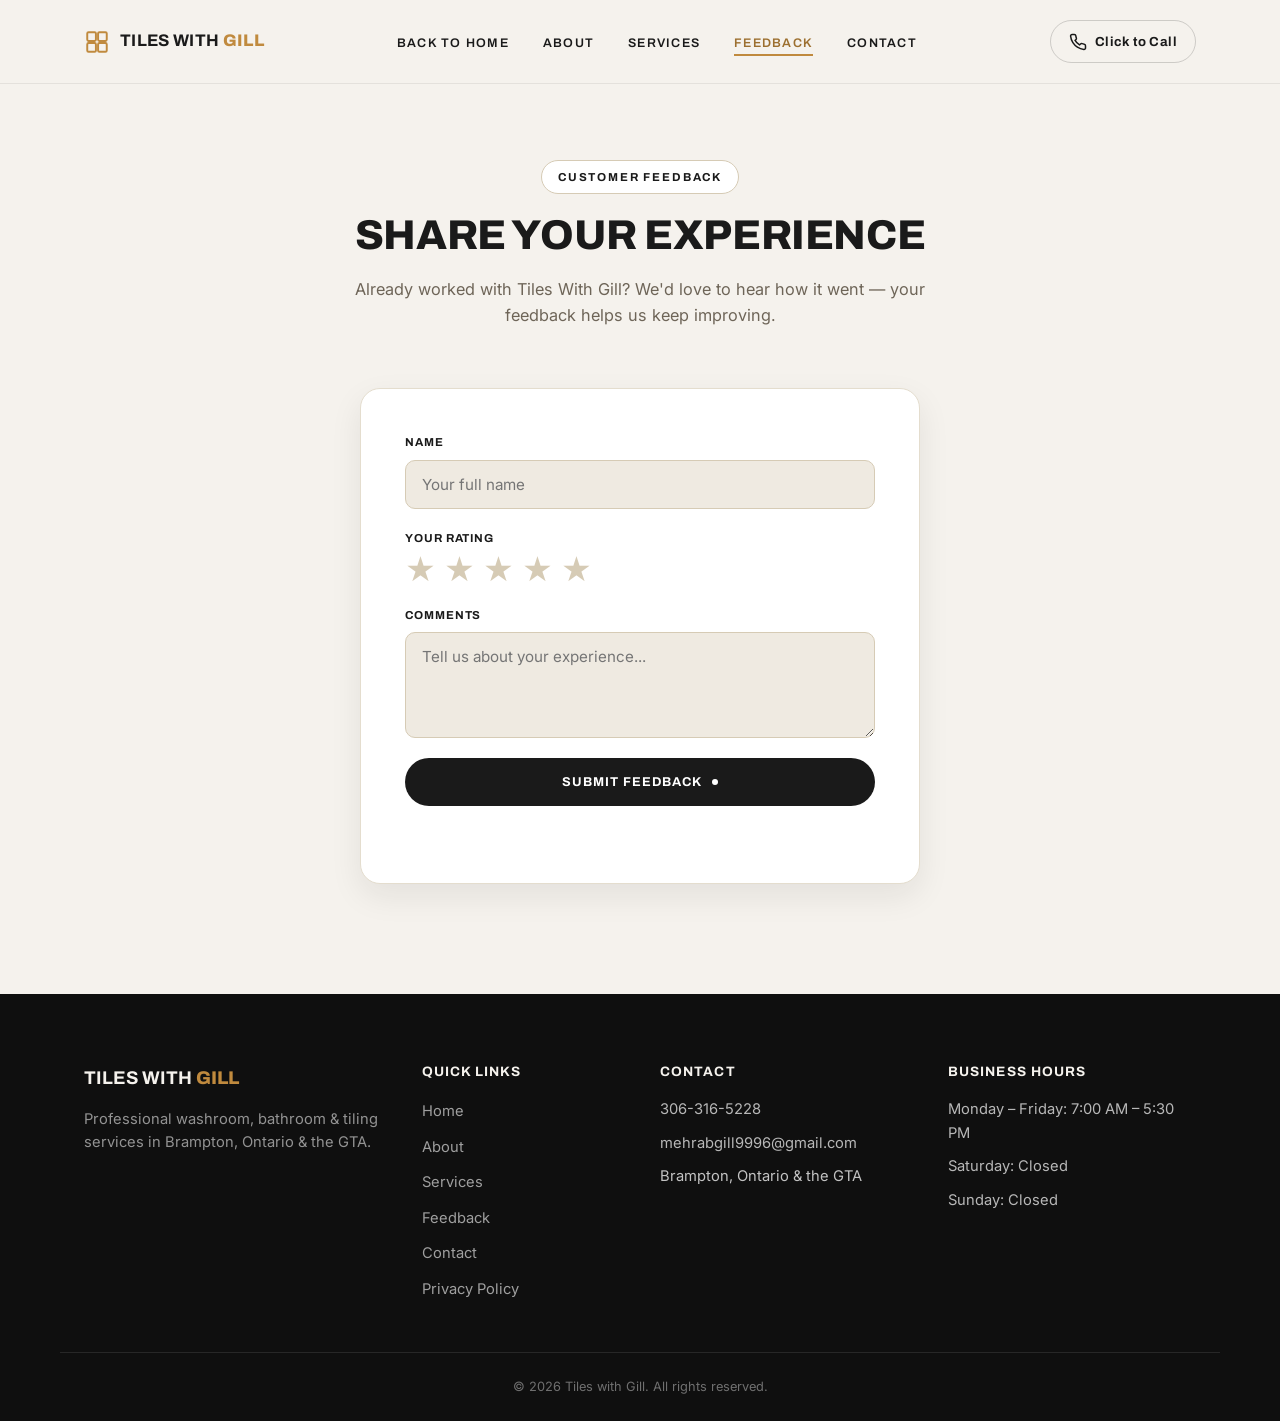
<file: feedback.html>
<!DOCTYPE html>
<html lang="en">
<head>
  <meta charset="UTF-8" />
  <meta name="viewport" content="width=device-width, initial-scale=1.0" />

  <!-- ===== Primary SEO ===== -->
  <title>Leave Feedback | Tiles With Gill</title>
  <meta name="description" content="Share your experience with Tiles With Gill. Leave a star rating and comments about your washroom, bathroom, or tiling project in Brampton, Ontario." />
  <meta name="keywords" content="Tiles With Gill reviews, tiling feedback Brampton, customer reviews tiling contractor, Mehrab Singh Gill feedback" />
  <meta name="robots" content="index, follow" />
  <meta name="author" content="Mehrab Singh Gill" />
  <!-- TODO: replace with the real production domain once live -->
  <link rel="canonical" href="https://www.tilingwithgill.com/feedback.html" />

  <!-- ===== Favicon ===== -->
  <link rel="icon" type="image/svg+xml" href="favicon.svg" />
  <!-- TODO: generate favicon.ico, favicon-16x16.png, favicon-32x32.png and apple-touch-icon.png from favicon.svg
       (e.g. via https://realfavicongenerator.net) and uncomment the lines below once added -->
  <!-- <link rel="icon" type="image/png" sizes="32x32" href="favicon-32x32.png" /> -->
  <!-- <link rel="icon" type="image/png" sizes="16x16" href="favicon-16x16.png" /> -->
  <!-- <link rel="apple-touch-icon" sizes="180x180" href="apple-touch-icon.png" /> -->
  <!-- <link rel="shortcut icon" href="favicon.ico" /> -->

  <!-- ===== Open Graph / Facebook & LinkedIn ===== -->
  <meta property="og:type" content="website" />
  <meta property="og:site_name" content="Tiles With Gill" />
  <meta property="og:title" content="Leave Feedback | Tiles With Gill" />
  <meta property="og:description" content="Share your experience with Tiles With Gill. Leave a star rating and comments about your washroom, bathroom, or tiling project in Brampton, Ontario." />
  <!-- TODO: replace with the real production domain once live -->
  <meta property="og:url" content="https://www.tilingwithgill.com/feedback.html" />
  <meta property="og:image" content="https://www.tilingwithgill.com/og-image.jpg" />
  <meta property="og:image:width" content="1200" />
  <meta property="og:image:height" content="630" />
  <meta property="og:locale" content="en_CA" />

  <!-- ===== Twitter Card ===== -->
  <meta name="twitter:card" content="summary_large_image" />
  <meta name="twitter:title" content="Leave Feedback | Tiles With Gill" />
  <meta name="twitter:description" content="Share your experience with Tiles With Gill. Leave a star rating and comments about your washroom, bathroom, or tiling project in Brampton, Ontario." />
  <!-- TODO: replace with the real production domain once live -->
  <meta name="twitter:image" content="https://www.tilingwithgill.com/og-image.jpg" />

  <!-- ===== Structured Data (LocalBusiness) ===== -->
  <script type="application/ld+json">
  {
    "@context": "https://schema.org",
    "@type": "HomeAndConstructionBusiness",
    "name": "Tiles With Gill",
    "image": "https://www.tilingwithgill.com/images/mehrab-singh-gill.png",
    "telephone": "+1-306-316-5228",
    "email": "mehrabgill9996@gmail.com",
    "address": {
      "@type": "PostalAddress",
      "addressLocality": "Brampton",
      "addressRegion": "ON",
      "addressCountry": "CA"
    },
    "geo": {
      "@type": "GeoCoordinates",
      "latitude": 43.7315,
      "longitude": -79.7624
    },
    "areaServed": "Brampton, Ontario and Greater Toronto Area",
    "priceRange": "$$",
    "openingHoursSpecification": [
      {
        "@type": "OpeningHoursSpecification",
        "dayOfWeek": ["Monday", "Tuesday", "Wednesday", "Thursday", "Friday"],
        "opens": "07:00",
        "closes": "17:30"
      }
    ],
    "url": "https://www.tilingwithgill.com/feedback.html",
    "sameAs": []
  }
  </script>
  <!-- TODO: replace the domain/image placeholders above once the real production domain is live,
       and populate "sameAs" with links to social profiles (Facebook, Instagram, etc.) -->

  <!-- Google Fonts -->
  <link rel="preconnect" href="https://fonts.googleapis.com" />
  <link rel="preconnect" href="https://fonts.gstatic.com" crossorigin />
  <link href="https://fonts.googleapis.com/css2?family=Archivo:wght@600;700;800;900&family=Inter:wght@400;500;600;700&display=swap" rel="stylesheet" />

  <link rel="stylesheet" href="style.css"/>
</head>
<body class="feedback-page">

  <!-- ===== Header / Navbar ===== -->
  <header class="site-header scrolled" id="site-header">
    <nav class="navbar container">
      <a href="index.html" class="brand">
        <span class="brand-icon">
          <svg viewBox="0 0 24 24" width="26" height="26" fill="none" stroke="currentColor" stroke-width="1.8">
            <rect x="3" y="3" width="8" height="8" rx="1.2"></rect>
            <rect x="13" y="3" width="8" height="8" rx="1.2"></rect>
            <rect x="3" y="13" width="8" height="8" rx="1.2"></rect>
            <rect x="13" y="13" width="8" height="8" rx="1.2"></rect>
          </svg>
        </span>
        <span class="brand-text">Tiles with <strong>Gill</strong></span>
      </a>

      <button class="nav-toggle" id="nav-toggle" aria-label="Toggle navigation menu" aria-expanded="false">
        <span></span>
        <span></span>
        <span></span>
      </button>

      <ul class="nav-links" id="nav-links">
        <li><a href="index.html" class="nav-link">Back to Home</a></li>
        <li><a href="index.html#about" class="nav-link">About</a></li>
        <li><a href="index.html#services" class="nav-link">Services</a></li>
        <li><a href="feedback.html" class="nav-link active" aria-current="page">Feedback</a></li>
        <li><a href="index.html#contact" class="nav-link">Contact</a></li>
      </ul>

      <a href="tel:3063165228" class="nav-phone" aria-label="Click to call 306-316-5228">
        <svg viewBox="0 0 24 24" width="18" height="18" fill="none" stroke="currentColor" stroke-width="2" aria-hidden="true">
          <path d="M22 16.92v3a2 2 0 0 1-2.18 2 19.79 19.79 0 0 1-8.63-3.07 19.5 19.5 0 0 1-6-6 19.79 19.79 0 0 1-3.07-8.67A2 2 0 0 1 4.11 2h3a2 2 0 0 1 2 1.72c.127.96.361 1.903.7 2.81a2 2 0 0 1-.45 2.11L8.09 9.91a16 16 0 0 0 6 6l1.27-1.27a2 2 0 0 1 2.11-.45c.907.339 1.85.573 2.81.7A2 2 0 0 1 22 16.92z"></path>
        </svg>
        <span>Click to Call</span>
      </a>
    </nav>
  </header>

  <!-- ===== Feedback Section ===== -->
  <!--
    NOTE: This feedback form is front-end only. On submit it just shows an
    inline "Thank you" confirmation message — it does NOT send, email, or
    store the submission anywhere. To actually collect and view feedback,
    connect this form to a backend or a service like Formspree, Google
    Forms, or Web3Forms (the same way the quote form on quote.html works).
  -->
  <section class="feedback" id="feedback">
    <div class="container">
      <div class="section-heading">
        <p class="section-eyebrow">Customer Feedback</p>
        <h1 class="section-title">Share Your Experience</h1>
        <p class="section-subtitle">
          Already worked with Tiles With Gill? We'd love to hear how it went — your feedback
          helps us keep improving.
        </p>
      </div>

      <div class="feedback-card">
        <form id="feedback-form" class="contact-form" novalidate>
          <div class="form-row">
            <label for="feedback-name">Name</label>
            <input type="text" id="feedback-name" name="feedback-name" placeholder="Your full name" required />
          </div>
          <div class="form-row">
            <label id="star-rating-label">Your Rating</label>
            <div class="star-rating" id="star-rating" role="radiogroup" aria-labelledby="star-rating-label">
              <button type="button" class="star" data-value="1" aria-label="1 star">★</button>
              <button type="button" class="star" data-value="2" aria-label="2 stars">★</button>
              <button type="button" class="star" data-value="3" aria-label="3 stars">★</button>
              <button type="button" class="star" data-value="4" aria-label="4 stars">★</button>
              <button type="button" class="star" data-value="5" aria-label="5 stars">★</button>
            </div>
            <input type="hidden" id="feedback-rating" name="rating" value="0" />
          </div>
          <div class="form-row">
            <label for="feedback-comments">Comments</label>
            <textarea id="feedback-comments" name="comments" rows="4" placeholder="Tell us about your experience..." required></textarea>
          </div>
          <button type="submit" class="btn btn-primary btn-block">Submit Feedback</button>
          <p class="form-note" id="feedback-note" role="status" aria-live="polite"></p>
        </form>
      </div>
    </div>
  </section>

  <!-- ===== Footer ===== -->
  <footer class="site-footer">
    <div class="container footer-grid">
      <div class="footer-brand">
        <span class="brand-text">Tiles with <strong>Gill</strong></span>
        <p>Professional washroom, bathroom &amp; tiling services in Brampton, Ontario &amp; the GTA.</p>
      </div>

      <div class="footer-links">
        <h4>Quick Links</h4>
        <ul>
          <li><a href="index.html">Home</a></li>
          <li><a href="index.html#about">About</a></li>
          <li><a href="index.html#services">Services</a></li>
          <li><a href="feedback.html">Feedback</a></li>
          <li><a href="index.html#contact">Contact</a></li>
          <li><a href="privacy.html">Privacy Policy</a></li>
        </ul>
      </div>

      <div class="footer-contact">
        <h4>Contact</h4>
        <p><a href="tel:3063165228">306-316-5228</a></p>
        <p><a href="mailto:mehrabgill9996@gmail.com">mehrabgill9996@gmail.com</a></p>
        <p>Brampton, Ontario &amp; the GTA</p>
      </div>

      <div class="footer-hours">
        <h4>Business Hours</h4>
        <p>Monday – Friday: 7:00 AM – 5:30 PM</p>
        <p>Saturday: Closed</p>
        <p>Sunday: Closed</p>
      </div>
    </div>

    <div class="footer-bottom container">
      <p>&copy; <span id="year"></span> Tiles with Gill. All rights reserved.</p>
    </div>
  </footer>

  <a href="#feedback" class="back-to-top" id="back-to-top" aria-label="Back to top">
    <svg viewBox="0 0 24 24" width="20" height="20" fill="none" stroke="currentColor" stroke-width="2.2">
      <path d="M12 19V5M5 12l7-7 7 7"></path>
    </svg>
  </a>

  <script src="script.js"></script>
</body>
</html>
</file>
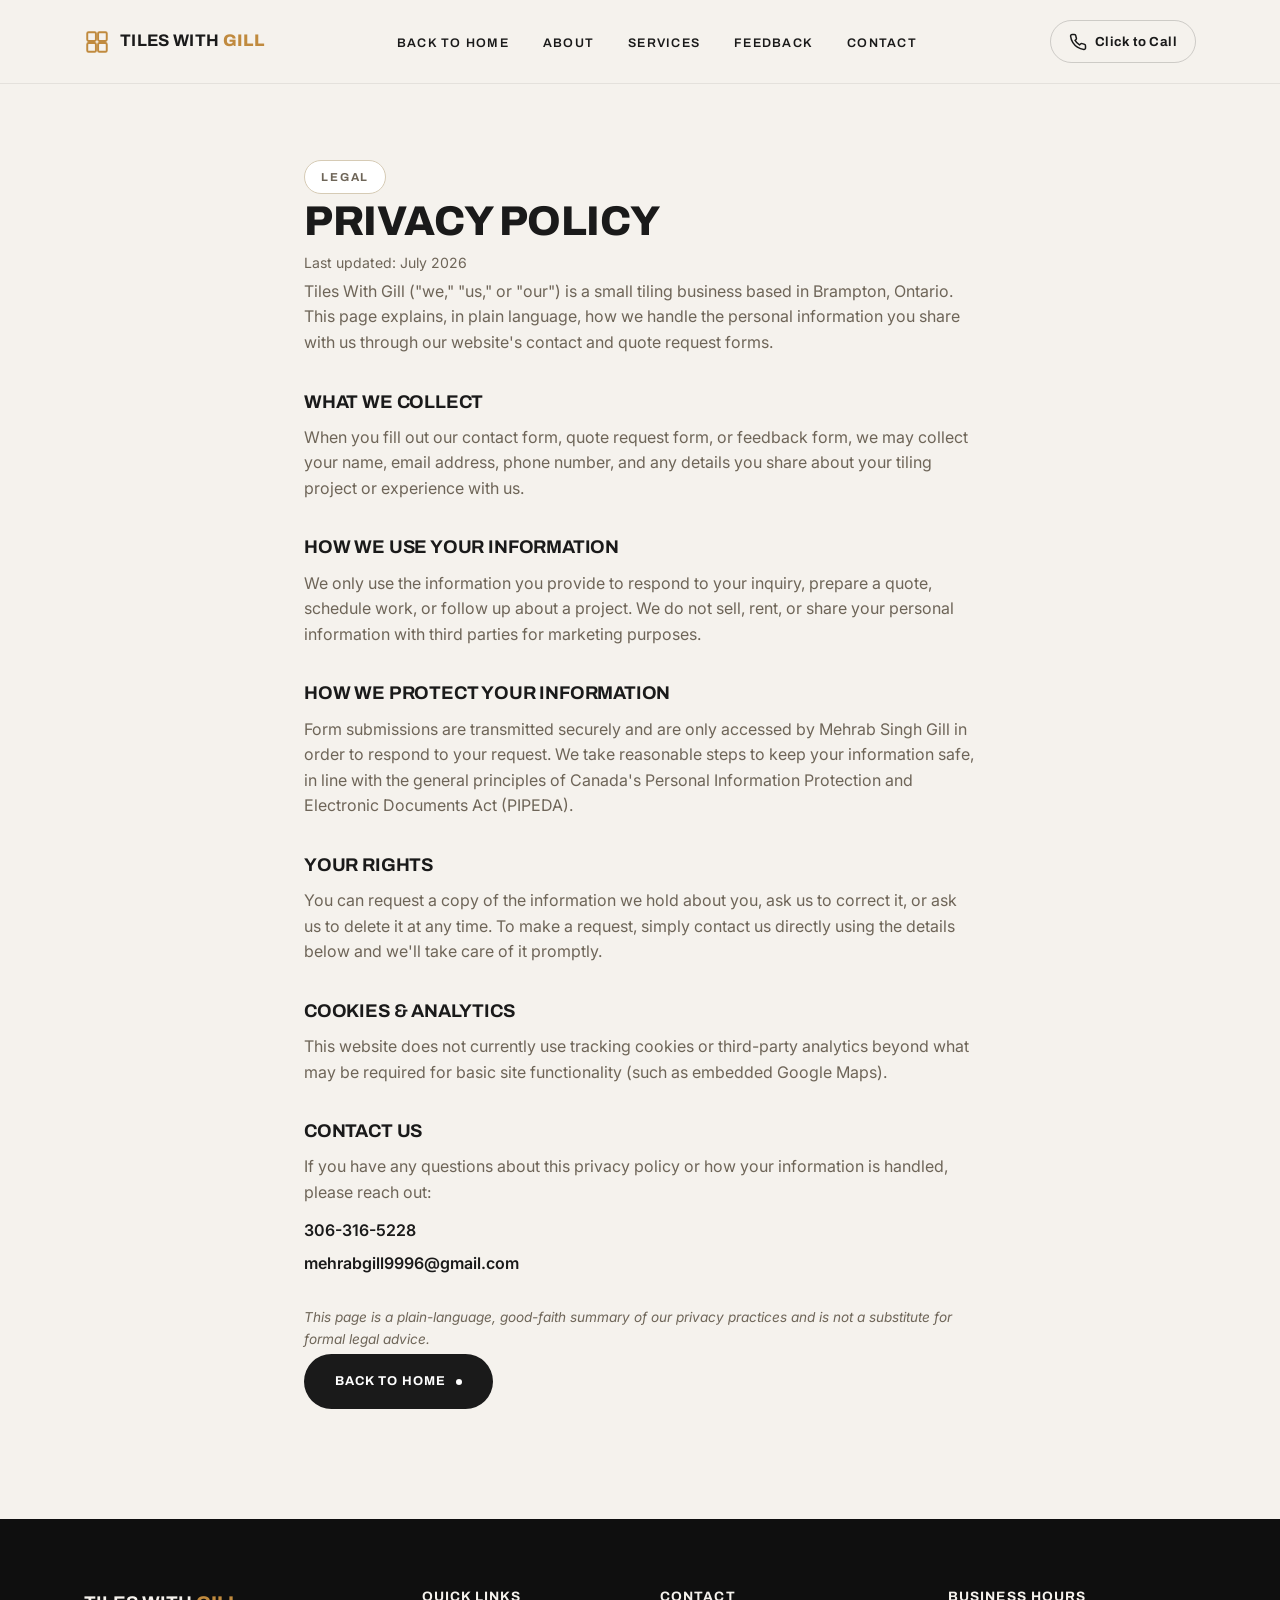
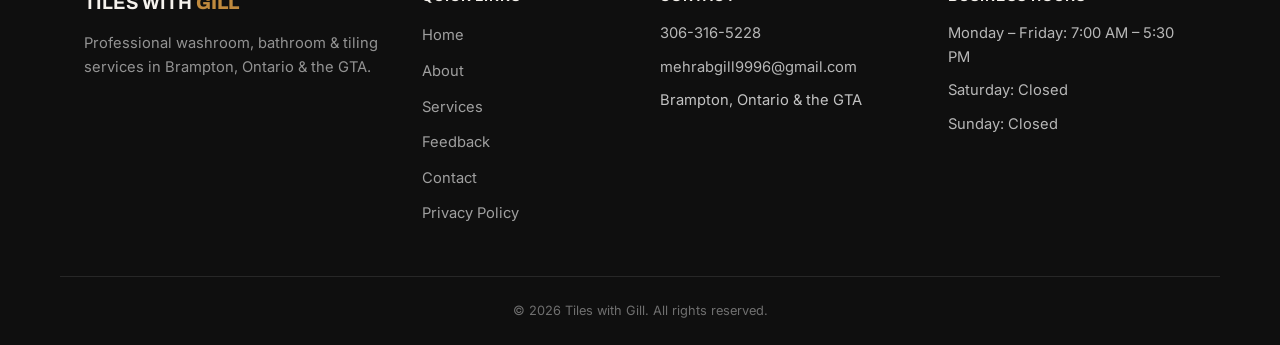
<file: privacy.html>
<!DOCTYPE html>
<html lang="en">
<head>
  <meta charset="UTF-8" />
  <meta name="viewport" content="width=device-width, initial-scale=1.0" />

  <!-- ===== Primary SEO ===== -->
  <title>Privacy Policy | Tiles With Gill</title>
  <meta name="description" content="Privacy policy for Tiles With Gill. Learn how we collect, use, and protect the personal information you share through our contact and quote forms." />
  <meta name="robots" content="index, follow" />
  <meta name="author" content="Mehrab Singh Gill" />
  <!-- TODO: replace with the real production domain once live -->
  <link rel="canonical" href="https://www.tilingwithgill.com/privacy.html" />

  <!-- ===== Favicon ===== -->
  <link rel="icon" type="image/svg+xml" href="favicon.svg" />
  <!-- TODO: generate favicon.ico, favicon-16x16.png, favicon-32x32.png and apple-touch-icon.png from favicon.svg
       (e.g. via https://realfavicongenerator.net) and uncomment the lines below once added -->
  <!-- <link rel="icon" type="image/png" sizes="32x32" href="favicon-32x32.png" /> -->
  <!-- <link rel="icon" type="image/png" sizes="16x16" href="favicon-16x16.png" /> -->
  <!-- <link rel="apple-touch-icon" sizes="180x180" href="apple-touch-icon.png" /> -->
  <!-- <link rel="shortcut icon" href="favicon.ico" /> -->

  <!-- ===== Open Graph / Facebook & LinkedIn ===== -->
  <meta property="og:type" content="website" />
  <meta property="og:site_name" content="Tiles With Gill" />
  <meta property="og:title" content="Privacy Policy | Tiles With Gill" />
  <meta property="og:description" content="Privacy policy for Tiles With Gill. Learn how we collect, use, and protect the personal information you share through our contact and quote forms." />
  <!-- TODO: replace with the real production domain once live -->
  <meta property="og:url" content="https://www.tilingwithgill.com/privacy.html" />
  <meta property="og:image" content="https://www.tilingwithgill.com/og-image.jpg" />
  <meta property="og:image:width" content="1200" />
  <meta property="og:image:height" content="630" />
  <meta property="og:locale" content="en_CA" />

  <!-- ===== Twitter Card ===== -->
  <meta name="twitter:card" content="summary_large_image" />
  <meta name="twitter:title" content="Privacy Policy | Tiles With Gill" />
  <meta name="twitter:description" content="Privacy policy for Tiles With Gill. Learn how we collect, use, and protect the personal information you share through our contact and quote forms." />
  <!-- TODO: replace with the real production domain once live -->
  <meta name="twitter:image" content="https://www.tilingwithgill.com/og-image.jpg" />

  <!-- ===== Structured Data (LocalBusiness) ===== -->
  <script type="application/ld+json">
  {
    "@context": "https://schema.org",
    "@type": "HomeAndConstructionBusiness",
    "name": "Tiles With Gill",
    "image": "https://www.tilingwithgill.com/images/mehrab-singh-gill.png",
    "telephone": "+1-306-316-5228",
    "email": "mehrabgill9996@gmail.com",
    "address": {
      "@type": "PostalAddress",
      "addressLocality": "Brampton",
      "addressRegion": "ON",
      "addressCountry": "CA"
    },
    "geo": {
      "@type": "GeoCoordinates",
      "latitude": 43.7315,
      "longitude": -79.7624
    },
    "areaServed": "Brampton, Ontario and Greater Toronto Area",
    "priceRange": "$$",
    "openingHoursSpecification": [
      {
        "@type": "OpeningHoursSpecification",
        "dayOfWeek": ["Monday", "Tuesday", "Wednesday", "Thursday", "Friday"],
        "opens": "07:00",
        "closes": "17:30"
      }
    ],
    "url": "https://www.tilingwithgill.com/privacy.html",
    "sameAs": []
  }
  </script>
  <!-- TODO: replace the domain/image placeholders above once the real production domain is live,
       and populate "sameAs" with links to social profiles (Facebook, Instagram, etc.) -->

  <!-- Google Fonts -->
  <link rel="preconnect" href="https://fonts.googleapis.com" />
  <link rel="preconnect" href="https://fonts.gstatic.com" crossorigin />
  <link href="https://fonts.googleapis.com/css2?family=Archivo:wght@600;700;800;900&family=Inter:wght@400;500;600;700&display=swap" rel="stylesheet" />

  <link rel="stylesheet" href="style.css"/>
</head>
<body class="privacy-page">

  <!-- ===== Header / Navbar ===== -->
  <header class="site-header scrolled" id="site-header">
    <nav class="navbar container">
      <a href="index.html" class="brand">
        <span class="brand-icon">
          <svg viewBox="0 0 24 24" width="26" height="26" fill="none" stroke="currentColor" stroke-width="1.8">
            <rect x="3" y="3" width="8" height="8" rx="1.2"></rect>
            <rect x="13" y="3" width="8" height="8" rx="1.2"></rect>
            <rect x="3" y="13" width="8" height="8" rx="1.2"></rect>
            <rect x="13" y="13" width="8" height="8" rx="1.2"></rect>
          </svg>
        </span>
        <span class="brand-text">Tiles with <strong>Gill</strong></span>
      </a>

      <button class="nav-toggle" id="nav-toggle" aria-label="Toggle navigation menu" aria-expanded="false">
        <span></span>
        <span></span>
        <span></span>
      </button>

      <ul class="nav-links" id="nav-links">
        <li><a href="index.html" class="nav-link">Back to Home</a></li>
        <li><a href="index.html#about" class="nav-link">About</a></li>
        <li><a href="index.html#services" class="nav-link">Services</a></li>
        <li><a href="feedback.html" class="nav-link">Feedback</a></li>
        <li><a href="index.html#contact" class="nav-link">Contact</a></li>
      </ul>

      <a href="tel:3063165228" class="nav-phone" aria-label="Click to call 306-316-5228">
        <svg viewBox="0 0 24 24" width="18" height="18" fill="none" stroke="currentColor" stroke-width="2" aria-hidden="true">
          <path d="M22 16.92v3a2 2 0 0 1-2.18 2 19.79 19.79 0 0 1-8.63-3.07 19.5 19.5 0 0 1-6-6 19.79 19.79 0 0 1-3.07-8.67A2 2 0 0 1 4.11 2h3a2 2 0 0 1 2 1.72c.127.96.361 1.903.7 2.81a2 2 0 0 1-.45 2.11L8.09 9.91a16 16 0 0 0 6 6l1.27-1.27a2 2 0 0 1 2.11-.45c.907.339 1.85.573 2.81.7A2 2 0 0 1 22 16.92z"></path>
        </svg>
        <span>Click to Call</span>
      </a>
    </nav>
  </header>

  <!-- ===== Privacy Policy Section ===== -->
  <section class="privacy" id="privacy">
    <div class="container privacy-content">
      <p class="section-eyebrow">Legal</p>
      <h1 class="section-title">Privacy Policy</h1>
      <p class="privacy-updated">Last updated: July 2026</p>

      <p>
        Tiles With Gill ("we," "us," or "our") is a small tiling business based in Brampton, Ontario.
        This page explains, in plain language, how we handle the personal information you share with us
        through our website's contact and quote request forms.
      </p>

      <h2>What We Collect</h2>
      <p>
        When you fill out our contact form, quote request form, or feedback form, we may collect your
        name, email address, phone number, and any details you share about your tiling project or
        experience with us.
      </p>

      <h2>How We Use Your Information</h2>
      <p>
        We only use the information you provide to respond to your inquiry, prepare a quote, schedule
        work, or follow up about a project. We do not sell, rent, or share your personal information
        with third parties for marketing purposes.
      </p>

      <h2>How We Protect Your Information</h2>
      <p>
        Form submissions are transmitted securely and are only accessed by Mehrab Singh Gill in order
        to respond to your request. We take reasonable steps to keep your information safe, in line
        with the general principles of Canada's Personal Information Protection and Electronic
        Documents Act (PIPEDA).
      </p>

      <h2>Your Rights</h2>
      <p>
        You can request a copy of the information we hold about you, ask us to correct it, or ask us to
        delete it at any time. To make a request, simply contact us directly using the details below and
        we'll take care of it promptly.
      </p>

      <h2>Cookies &amp; Analytics</h2>
      <p>
        This website does not currently use tracking cookies or third-party analytics beyond what may
        be required for basic site functionality (such as embedded Google Maps).
      </p>

      <h2>Contact Us</h2>
      <p>
        If you have any questions about this privacy policy or how your information is handled, please
        reach out:
      </p>
      <ul class="privacy-contact-list">
        <li><a href="tel:3063165228">306-316-5228</a></li>
        <li><a href="mailto:mehrabgill9996@gmail.com">mehrabgill9996@gmail.com</a></li>
      </ul>

      <p class="privacy-disclaimer">
        This page is a plain-language, good-faith summary of our privacy practices and is not a
        substitute for formal legal advice.
      </p>

      <a href="index.html" class="btn btn-primary">Back to Home</a>
    </div>
  </section>

  <!-- ===== Footer ===== -->
  <footer class="site-footer">
    <div class="container footer-grid">
      <div class="footer-brand">
        <span class="brand-text">Tiles with <strong>Gill</strong></span>
        <p>Professional washroom, bathroom &amp; tiling services in Brampton, Ontario &amp; the GTA.</p>
      </div>

      <div class="footer-links">
        <h4>Quick Links</h4>
        <ul>
          <li><a href="index.html">Home</a></li>
          <li><a href="index.html#about">About</a></li>
          <li><a href="index.html#services">Services</a></li>
          <li><a href="feedback.html">Feedback</a></li>
          <li><a href="index.html#contact">Contact</a></li>
          <li><a href="privacy.html">Privacy Policy</a></li>
        </ul>
      </div>

      <div class="footer-contact">
        <h4>Contact</h4>
        <p><a href="tel:3063165228">306-316-5228</a></p>
        <p><a href="mailto:mehrabgill9996@gmail.com">mehrabgill9996@gmail.com</a></p>
        <p>Brampton, Ontario &amp; the GTA</p>
      </div>

      <div class="footer-hours">
        <h4>Business Hours</h4>
        <p>Monday – Friday: 7:00 AM – 5:30 PM</p>
        <p>Saturday: Closed</p>
        <p>Sunday: Closed</p>
      </div>
    </div>

    <div class="footer-bottom container">
      <p>&copy; <span id="year"></span> Tiles with Gill. All rights reserved.</p>
    </div>
  </footer>

  <a href="#privacy" class="back-to-top" id="back-to-top" aria-label="Back to top">
    <svg viewBox="0 0 24 24" width="20" height="20" fill="none" stroke="currentColor" stroke-width="2.2">
      <path d="M12 19V5M5 12l7-7 7 7"></path>
    </svg>
  </a>

  <script src="script.js"></script>
</body>
</html>
</file>
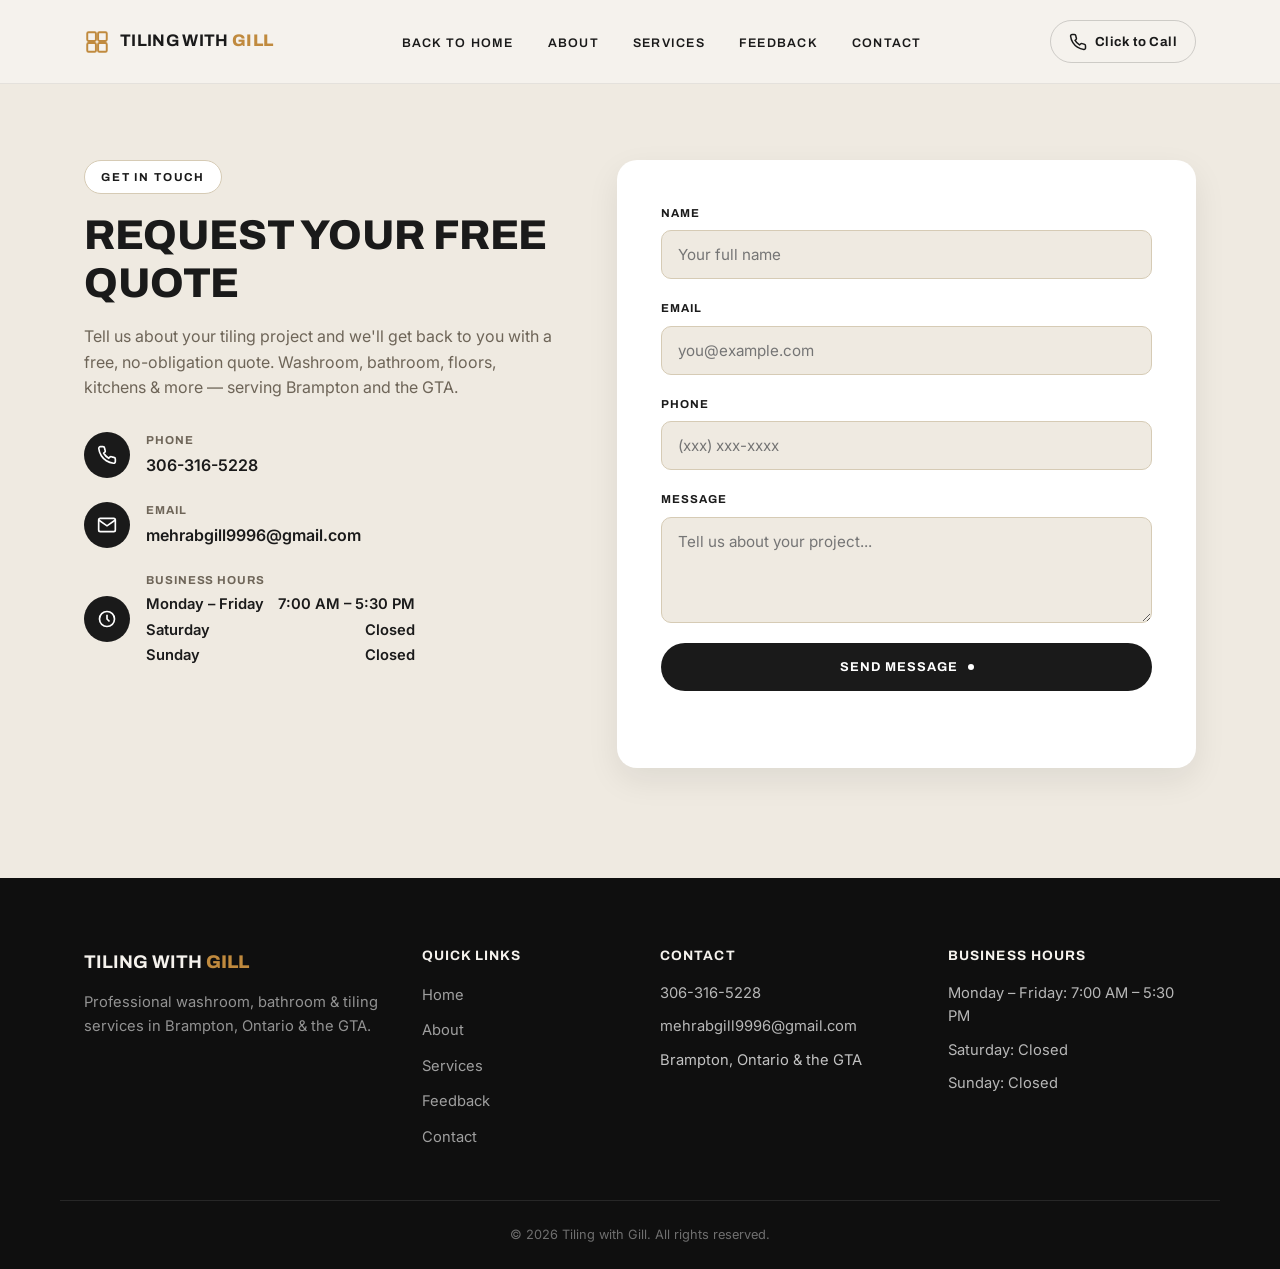
<file: quote.html>
<!DOCTYPE html>
<html lang="en">
<head>
  <meta charset="UTF-8" />
  <meta name="viewport" content="width=device-width, initial-scale=1.0" />

  <!-- ===== Primary SEO ===== -->
  <title>Request a Free Tiling Quote | Tiling With Gill</title>
  <meta name="description" content="Request a free, no-obligation tiling quote from Tiling With Gill. Washroom, bathroom, floor &amp; kitchen backsplash tiling in Brampton, Ontario &amp; the GTA." />
  <meta name="keywords" content="free tiling quote Brampton, bathroom tiling quote, washroom tile estimate, tile installation quote Ontario, Tiling With Gill" />
  <meta name="robots" content="index, follow" />
  <meta name="author" content="Mehrab Singh Gill" />
  <!-- TODO: replace with the real production domain once live -->
  <link rel="canonical" href="https://www.tilingwithgill.com/quote.html" />

  <!-- ===== Favicon ===== -->
  <link rel="icon" type="image/svg+xml" href="favicon.svg" />
  <!-- TODO: generate favicon.ico, favicon-16x16.png, favicon-32x32.png and apple-touch-icon.png from favicon.svg
       (e.g. via https://realfavicongenerator.net) and uncomment the lines below once added -->
  <!-- <link rel="icon" type="image/png" sizes="32x32" href="favicon-32x32.png" /> -->
  <!-- <link rel="icon" type="image/png" sizes="16x16" href="favicon-16x16.png" /> -->
  <!-- <link rel="apple-touch-icon" sizes="180x180" href="apple-touch-icon.png" /> -->
  <!-- <link rel="shortcut icon" href="favicon.ico" /> -->

  <!-- ===== Open Graph / Facebook & LinkedIn ===== -->
  <meta property="og:type" content="website" />
  <meta property="og:site_name" content="Tiling With Gill" />
  <meta property="og:title" content="Request a Free Tiling Quote | Tiling With Gill" />
  <meta property="og:description" content="Request a free, no-obligation tiling quote from Tiling With Gill. Washroom, bathroom, floor &amp; kitchen backsplash tiling in Brampton, Ontario &amp; the GTA." />
  <!-- TODO: replace with the real production domain once live -->
  <meta property="og:url" content="https://www.tilingwithgill.com/quote.html" />
  <meta property="og:image" content="https://www.tilingwithgill.com/og-image.jpg" />
  <meta property="og:image:width" content="1200" />
  <meta property="og:image:height" content="630" />
  <meta property="og:locale" content="en_CA" />

  <!-- ===== Twitter Card ===== -->
  <meta name="twitter:card" content="summary_large_image" />
  <meta name="twitter:title" content="Request a Free Tiling Quote | Tiling With Gill" />
  <meta name="twitter:description" content="Request a free, no-obligation tiling quote from Tiling With Gill. Washroom, bathroom, floor &amp; kitchen backsplash tiling in Brampton, Ontario &amp; the GTA." />
  <!-- TODO: replace with the real production domain once live -->
  <meta name="twitter:image" content="https://www.tilingwithgill.com/og-image.jpg" />

  <!-- ===== Structured Data (LocalBusiness) ===== -->
  <script type="application/ld+json">
  {
    "@context": "https://schema.org",
    "@type": "HomeAndConstructionBusiness",
    "name": "Tiling With Gill",
    "image": "https://www.tilingwithgill.com/images/mehrab-singh-gill.png",
    "telephone": "+1-306-316-5228",
    "email": "mehrabgill9996@gmail.com",
    "address": {
      "@type": "PostalAddress",
      "addressLocality": "Brampton",
      "addressRegion": "ON",
      "addressCountry": "CA"
    },
    "geo": {
      "@type": "GeoCoordinates",
      "latitude": 43.7315,
      "longitude": -79.7624
    },
    "areaServed": "Brampton, Ontario and Greater Toronto Area",
    "priceRange": "$$",
    "openingHoursSpecification": [
      {
        "@type": "OpeningHoursSpecification",
        "dayOfWeek": ["Monday", "Tuesday", "Wednesday", "Thursday", "Friday"],
        "opens": "07:00",
        "closes": "17:30"
      }
    ],
    "url": "https://www.tilingwithgill.com/quote.html",
    "sameAs": []
  }
  </script>
  <!-- TODO: replace the domain/image placeholders above once the real production domain is live,
       and populate "sameAs" with links to social profiles (Facebook, Instagram, etc.) -->

  <!-- Google Fonts -->
  <link rel="preconnect" href="https://fonts.googleapis.com" />
  <link rel="preconnect" href="https://fonts.gstatic.com" crossorigin />
  <link href="https://fonts.googleapis.com/css2?family=Archivo:wght@600;700;800;900&family=Inter:wght@400;500;600;700&display=swap" rel="stylesheet" />

  <link rel="stylesheet" href="style.css"/>
</head>
<body class="quote-page">

  <!-- ===== Header / Navbar ===== -->
  <header class="site-header scrolled" id="site-header">
    <nav class="navbar container">
      <a href="index.html" class="brand">
        <span class="brand-icon">
          <svg viewBox="0 0 24 24" width="26" height="26" fill="none" stroke="currentColor" stroke-width="1.8">
            <rect x="3" y="3" width="8" height="8" rx="1.2"></rect>
            <rect x="13" y="3" width="8" height="8" rx="1.2"></rect>
            <rect x="3" y="13" width="8" height="8" rx="1.2"></rect>
            <rect x="13" y="13" width="8" height="8" rx="1.2"></rect>
          </svg>
        </span>
        <span class="brand-text">Tiling with <strong>Gill</strong></span>
      </a>

      <button class="nav-toggle" id="nav-toggle" aria-label="Toggle navigation menu" aria-expanded="false">
        <span></span>
        <span></span>
        <span></span>
      </button>

      <ul class="nav-links" id="nav-links">
        <li><a href="index.html" class="nav-link">Back to Home</a></li>
        <li><a href="index.html#about" class="nav-link">About</a></li>
        <li><a href="index.html#services" class="nav-link">Services</a></li>
        <li><a href="feedback.html" class="nav-link">Feedback</a></li>
        <li><a href="index.html#contact" class="nav-link">Contact</a></li>
      </ul>

      <a href="tel:3063165228" class="nav-phone" aria-label="Click to call 306-316-5228">
        <svg viewBox="0 0 24 24" width="18" height="18" fill="none" stroke="currentColor" stroke-width="2" aria-hidden="true">
          <path d="M22 16.92v3a2 2 0 0 1-2.18 2 19.79 19.79 0 0 1-8.63-3.07 19.5 19.5 0 0 1-6-6 19.79 19.79 0 0 1-3.07-8.67A2 2 0 0 1 4.11 2h3a2 2 0 0 1 2 1.72c.127.96.361 1.903.7 2.81a2 2 0 0 1-.45 2.11L8.09 9.91a16 16 0 0 0 6 6l1.27-1.27a2 2 0 0 1 2.11-.45c.907.339 1.85.573 2.81.7A2 2 0 0 1 22 16.92z"></path>
        </svg>
        <span>Click to Call</span>
      </a>
    </nav>
  </header>

  <!-- ===== Quote Form Section ===== -->
  <section class="quote" id="quote">
    <div class="container quote-layout">
      <div class="quote-intro">
        <p class="section-eyebrow">Get In Touch</p>
        <h1 class="section-title">Request Your Free Quote</h1>
        <p class="contact-lead">
          Tell us about your tiling project and we'll get back to you with a free,
          no-obligation quote. Washroom, bathroom, floors, kitchens &amp; more —
          serving Brampton and the GTA.
        </p>
        <ul class="contact-details">
          <li>
            <span class="contact-icon">
              <svg viewBox="0 0 24 24" width="20" height="20" fill="none" stroke="currentColor" stroke-width="2">
                <path d="M22 16.92v3a2 2 0 0 1-2.18 2 19.79 19.79 0 0 1-8.63-3.07 19.5 19.5 0 0 1-6-6 19.79 19.79 0 0 1-3.07-8.67A2 2 0 0 1 4.11 2h3a2 2 0 0 1 2 1.72c.127.96.361 1.903.7 2.81a2 2 0 0 1-.45 2.11L8.09 9.91a16 16 0 0 0 6 6l1.27-1.27a2 2 0 0 1 2.11-.45c.907.339 1.85.573 2.81.7A2 2 0 0 1 22 16.92z"></path>
              </svg>
            </span>
            <div>
              <span class="contact-label">Phone</span>
              <a href="tel:3063165228">306-316-5228</a>
            </div>
          </li>
          <li>
            <span class="contact-icon">
              <svg viewBox="0 0 24 24" width="20" height="20" fill="none" stroke="currentColor" stroke-width="2">
                <rect x="2" y="4" width="20" height="16" rx="2"></rect>
                <path d="M2 6l10 7 10-7"></path>
              </svg>
            </span>
            <div>
              <span class="contact-label">Email</span>
              <a href="mailto:mehrabgill9996@gmail.com">mehrabgill9996@gmail.com</a>
            </div>
          </li>
          <li>
            <span class="contact-icon">
              <svg viewBox="0 0 24 24" width="20" height="20" fill="none" stroke="currentColor" stroke-width="2">
                <circle cx="12" cy="12" r="9"></circle>
                <path d="M12 7v5l3 3"></path>
              </svg>
            </span>
            <div>
              <span class="contact-label">Business Hours</span>
              <ul class="hours-list">
                <li><span>Monday – Friday</span><span>7:00 AM – 5:30 PM</span></li>
                <li><span>Saturday</span><span>Closed</span></li>
                <li><span>Sunday</span><span>Closed</span></li>
              </ul>
            </div>
          </li>
        </ul>
      </div>

      <div class="contact-form-wrap">
        <form id="contact-form" class="contact-form" action="https://api.web3forms.com/submit" method="POST" data-success-redirect="thankyou.html" novalidate>
          <input type="hidden" name="access_key" value="afe254e4-fe73-4a20-aae0-8e3b2d7eca64" />
          <input type="hidden" name="subject" value="New Quote Request from Website" />
          <div class="form-row">
            <label for="name">Name</label>
            <input type="text" id="name" name="name" placeholder="Your full name" required />
          </div>
          <div class="form-row">
            <label for="email">Email</label>
            <input type="email" id="email" name="email" placeholder="you@example.com" required />
          </div>
          <div class="form-row">
            <label for="phone">Phone</label>
            <input type="tel" id="phone" name="phone" placeholder="(xxx) xxx-xxxx" />
          </div>
          <div class="form-row">
            <label for="message">Message</label>
            <textarea id="message" name="message" rows="4" placeholder="Tell us about your project..." required></textarea>
          </div>
          <button type="submit" class="btn btn-primary btn-block">Send Message</button>
          <p class="form-note" id="form-note" role="status" aria-live="polite"></p>
        </form>
      </div>
    </div>
  </section>

  <!-- ===== Footer ===== -->
  <footer class="site-footer">
    <div class="container footer-grid">
      <div class="footer-brand">
        <span class="brand-text">Tiling with <strong>Gill</strong></span>
        <p>Professional washroom, bathroom &amp; tiling services in Brampton, Ontario &amp; the GTA.</p>
      </div>

      <div class="footer-links">
        <h4>Quick Links</h4>
        <ul>
          <li><a href="index.html">Home</a></li>
          <li><a href="index.html#about">About</a></li>
          <li><a href="index.html#services">Services</a></li>
          <li><a href="feedback.html">Feedback</a></li>
          <li><a href="index.html#contact">Contact</a></li>
        </ul>
      </div>

      <div class="footer-contact">
        <h4>Contact</h4>
        <p><a href="tel:3063165228">306-316-5228</a></p>
        <p><a href="mailto:mehrabgill9996@gmail.com">mehrabgill9996@gmail.com</a></p>
        <p>Brampton, Ontario &amp; the GTA</p>
      </div>

      <div class="footer-hours">
        <h4>Business Hours</h4>
        <p>Monday – Friday: 7:00 AM – 5:30 PM</p>
        <p>Saturday: Closed</p>
        <p>Sunday: Closed</p>
      </div>
    </div>

    <div class="footer-bottom container">
      <p>&copy; <span id="year"></span> Tiling with Gill. All rights reserved.</p>
    </div>
  </footer>

  <a href="#quote" class="back-to-top" id="back-to-top" aria-label="Back to top">
    <svg viewBox="0 0 24 24" width="20" height="20" fill="none" stroke="currentColor" stroke-width="2.2">
      <path d="M12 19V5M5 12l7-7 7 7"></path>
    </svg>
  </a>

  <script src="script.js"></script>
</body>
</html>
</file>
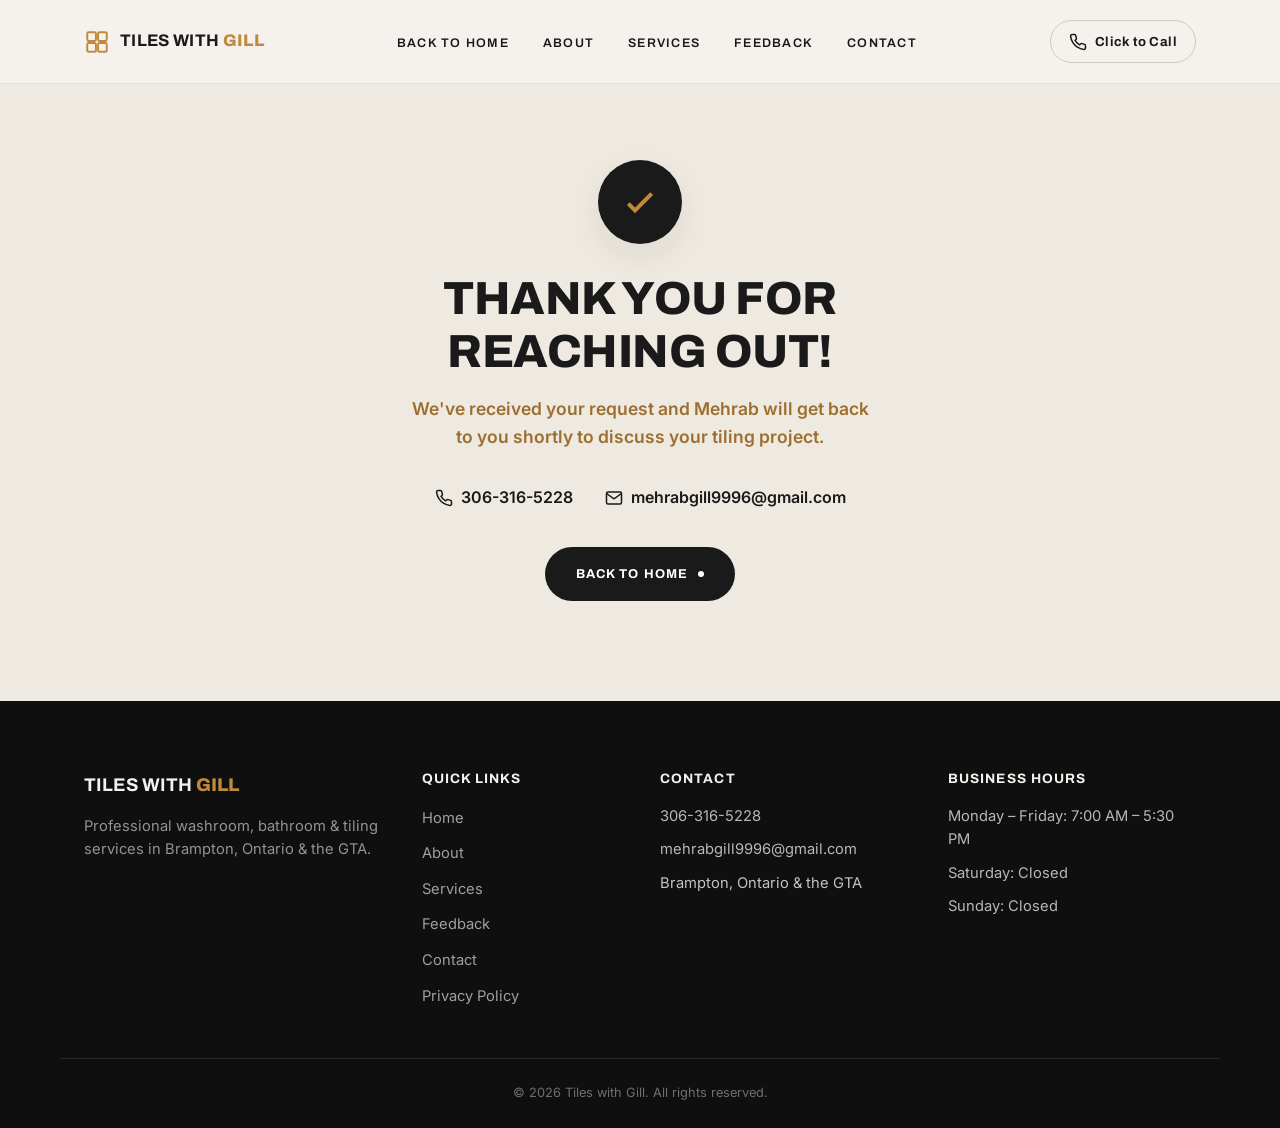
<file: thankyou.html>
<!DOCTYPE html>
<html lang="en">
<head>
  <meta charset="UTF-8" />
  <meta name="viewport" content="width=device-width, initial-scale=1.0" />

  <!-- ===== Primary SEO ===== -->
  <title>Thank You | Tiles With Gill</title>
  <meta name="description" content="Thank you for reaching out to Tiles With Gill. We've received your request and will be in touch shortly about your tiling project." />
  <meta name="robots" content="noindex, follow" />
  <meta name="author" content="Mehrab Singh Gill" />
  <!-- TODO: replace with the real production domain once live -->
  <link rel="canonical" href="https://www.tilingwithgill.com/thankyou.html" />

  <!-- ===== Favicon ===== -->
  <link rel="icon" type="image/svg+xml" href="favicon.svg" />
  <!-- TODO: generate favicon.ico, favicon-16x16.png, favicon-32x32.png and apple-touch-icon.png from favicon.svg
       (e.g. via https://realfavicongenerator.net) and uncomment the lines below once added -->
  <!-- <link rel="icon" type="image/png" sizes="32x32" href="favicon-32x32.png" /> -->
  <!-- <link rel="icon" type="image/png" sizes="16x16" href="favicon-16x16.png" /> -->
  <!-- <link rel="apple-touch-icon" sizes="180x180" href="apple-touch-icon.png" /> -->
  <!-- <link rel="shortcut icon" href="favicon.ico" /> -->

  <!-- ===== Open Graph / Facebook & LinkedIn ===== -->
  <meta property="og:type" content="website" />
  <meta property="og:site_name" content="Tiles With Gill" />
  <meta property="og:title" content="Thank You | Tiles With Gill" />
  <meta property="og:description" content="Thank you for reaching out to Tiles With Gill. We've received your request and will be in touch shortly about your tiling project." />
  <!-- TODO: replace with the real production domain once live -->
  <meta property="og:url" content="https://www.tilingwithgill.com/thankyou.html" />
  <meta property="og:image" content="https://www.tilingwithgill.com/og-image.jpg" />
  <meta property="og:image:width" content="1200" />
  <meta property="og:image:height" content="630" />
  <meta property="og:locale" content="en_CA" />

  <!-- ===== Twitter Card ===== -->
  <meta name="twitter:card" content="summary_large_image" />
  <meta name="twitter:title" content="Thank You | Tiles With Gill" />
  <meta name="twitter:description" content="Thank you for reaching out to Tiles With Gill. We've received your request and will be in touch shortly about your tiling project." />
  <!-- TODO: replace with the real production domain once live -->
  <meta name="twitter:image" content="https://www.tilingwithgill.com/og-image.jpg" />

  <!-- ===== Structured Data (LocalBusiness) ===== -->
  <script type="application/ld+json">
  {
    "@context": "https://schema.org",
    "@type": "HomeAndConstructionBusiness",
    "name": "Tiles With Gill",
    "image": "https://www.tilingwithgill.com/images/mehrab-singh-gill.png",
    "telephone": "+1-306-316-5228",
    "email": "mehrabgill9996@gmail.com",
    "address": {
      "@type": "PostalAddress",
      "addressLocality": "Brampton",
      "addressRegion": "ON",
      "addressCountry": "CA"
    },
    "geo": {
      "@type": "GeoCoordinates",
      "latitude": 43.7315,
      "longitude": -79.7624
    },
    "areaServed": "Brampton, Ontario and Greater Toronto Area",
    "priceRange": "$$",
    "openingHoursSpecification": [
      {
        "@type": "OpeningHoursSpecification",
        "dayOfWeek": ["Monday", "Tuesday", "Wednesday", "Thursday", "Friday"],
        "opens": "07:00",
        "closes": "17:30"
      }
    ],
    "url": "https://www.tilingwithgill.com/thankyou.html",
    "sameAs": []
  }
  </script>
  <!-- TODO: replace the domain/image placeholders above once the real production domain is live,
       and populate "sameAs" with links to social profiles (Facebook, Instagram, etc.) -->

  <!-- Google Fonts -->
  <link rel="preconnect" href="https://fonts.googleapis.com" />
  <link rel="preconnect" href="https://fonts.gstatic.com" crossorigin />
  <link href="https://fonts.googleapis.com/css2?family=Archivo:wght@600;700;800;900&family=Inter:wght@400;500;600;700&display=swap" rel="stylesheet" />

  <link rel="stylesheet" href="style.css"/>
</head>
<body class="thankyou-page">

  <!-- ===== Header / Navbar ===== -->
  <header class="site-header scrolled" id="site-header">
    <nav class="navbar container">
      <a href="index.html" class="brand">
        <span class="brand-icon">
          <svg viewBox="0 0 24 24" width="26" height="26" fill="none" stroke="currentColor" stroke-width="1.8">
            <rect x="3" y="3" width="8" height="8" rx="1.2"></rect>
            <rect x="13" y="3" width="8" height="8" rx="1.2"></rect>
            <rect x="3" y="13" width="8" height="8" rx="1.2"></rect>
            <rect x="13" y="13" width="8" height="8" rx="1.2"></rect>
          </svg>
        </span>
        <span class="brand-text">Tiles with <strong>Gill</strong></span>
      </a>

      <button class="nav-toggle" id="nav-toggle" aria-label="Toggle navigation menu" aria-expanded="false">
        <span></span>
        <span></span>
        <span></span>
      </button>

      <ul class="nav-links" id="nav-links">
        <li><a href="index.html" class="nav-link">Back to Home</a></li>
        <li><a href="index.html#about" class="nav-link">About</a></li>
        <li><a href="index.html#services" class="nav-link">Services</a></li>
        <li><a href="feedback.html" class="nav-link">Feedback</a></li>
        <li><a href="index.html#contact" class="nav-link">Contact</a></li>
      </ul>

      <a href="tel:3063165228" class="nav-phone" aria-label="Click to call 306-316-5228">
        <svg viewBox="0 0 24 24" width="18" height="18" fill="none" stroke="currentColor" stroke-width="2" aria-hidden="true">
          <path d="M22 16.92v3a2 2 0 0 1-2.18 2 19.79 19.79 0 0 1-8.63-3.07 19.5 19.5 0 0 1-6-6 19.79 19.79 0 0 1-3.07-8.67A2 2 0 0 1 4.11 2h3a2 2 0 0 1 2 1.72c.127.96.361 1.903.7 2.81a2 2 0 0 1-.45 2.11L8.09 9.91a16 16 0 0 0 6 6l1.27-1.27a2 2 0 0 1 2.11-.45c.907.339 1.85.573 2.81.7A2 2 0 0 1 22 16.92z"></path>
        </svg>
        <span>Click to Call</span>
      </a>
    </nav>
  </header>

  <!-- ===== Thank You Section ===== -->
  <section class="thankyou" id="thankyou">
    <div class="container thankyou-card">
      <div class="thankyou-icon">
        <svg viewBox="0 0 24 24" width="40" height="40" fill="none" stroke="currentColor" stroke-width="2.4">
          <path d="M5 13l4 4L19 7"></path>
        </svg>
      </div>

      <h1 class="thankyou-title">Thank You for Reaching Out!</h1>
      <p class="thankyou-message">
        We've received your request and Mehrab will get back to you shortly to discuss your tiling project.
      </p>

      <div class="thankyou-contact">
        <a href="tel:3063165228">
          <svg viewBox="0 0 24 24" width="18" height="18" fill="none" stroke="currentColor" stroke-width="2">
            <path d="M22 16.92v3a2 2 0 0 1-2.18 2 19.79 19.79 0 0 1-8.63-3.07 19.5 19.5 0 0 1-6-6 19.79 19.79 0 0 1-3.07-8.67A2 2 0 0 1 4.11 2h3a2 2 0 0 1 2 1.72c.127.96.361 1.903.7 2.81a2 2 0 0 1-.45 2.11L8.09 9.91a16 16 0 0 0 6 6l1.27-1.27a2 2 0 0 1 2.11-.45c.907.339 1.85.573 2.81.7A2 2 0 0 1 22 16.92z"></path>
          </svg>
          <span>306-316-5228</span>
        </a>
        <a href="mailto:mehrabgill9996@gmail.com">
          <svg viewBox="0 0 24 24" width="18" height="18" fill="none" stroke="currentColor" stroke-width="2">
            <rect x="2" y="4" width="20" height="16" rx="2"></rect>
            <path d="M2 6l10 7 10-7"></path>
          </svg>
          <span>mehrabgill9996@gmail.com</span>
        </a>
      </div>

      <a href="index.html" class="btn btn-primary">Back to Home</a>
    </div>
  </section>

  <!-- ===== Footer ===== -->
  <footer class="site-footer">
    <div class="container footer-grid">
      <div class="footer-brand">
        <span class="brand-text">Tiles with <strong>Gill</strong></span>
        <p>Professional washroom, bathroom &amp; tiling services in Brampton, Ontario &amp; the GTA.</p>
      </div>

      <div class="footer-links">
        <h4>Quick Links</h4>
        <ul>
          <li><a href="index.html">Home</a></li>
          <li><a href="index.html#about">About</a></li>
          <li><a href="index.html#services">Services</a></li>
          <li><a href="feedback.html">Feedback</a></li>
          <li><a href="index.html#contact">Contact</a></li>
          <li><a href="privacy.html">Privacy Policy</a></li>
        </ul>
      </div>

      <div class="footer-contact">
        <h4>Contact</h4>
        <p><a href="tel:3063165228">306-316-5228</a></p>
        <p><a href="mailto:mehrabgill9996@gmail.com">mehrabgill9996@gmail.com</a></p>
        <p>Brampton, Ontario &amp; the GTA</p>
      </div>

      <div class="footer-hours">
        <h4>Business Hours</h4>
        <p>Monday – Friday: 7:00 AM – 5:30 PM</p>
        <p>Saturday: Closed</p>
        <p>Sunday: Closed</p>
      </div>
    </div>

    <div class="footer-bottom container">
      <p>&copy; <span id="year"></span> Tiles with Gill. All rights reserved.</p>
    </div>
  </footer>

  <script src="script.js"></script>
</body>
</html>
</file>
<file: style.css>
/* =========================================================
   Tiles with Gill — Stylesheet
   Editorial / minimal / high-end studio design system
   ========================================================= */

/* ----- Reset & Base ----- */
* {
  margin: 0;
  padding: 0;
  box-sizing: border-box;
}

:root {
  /* Colors */
  --navy: #1a1a1a;          /* charcoal — primary text, buttons, icon fills */
  --navy-dark: #0f0f0f;     /* near-black — footer, deepest accents */
  --navy-light: #2e2a22;    /* warm dark — subtle gradients / placeholders */
  --terracotta: #c08a3e;    /* warm amber/gold accent — used sparingly */
  --terracotta-dark: #9c6f2f;
  --gray-50: #efeae1;       /* deeper cream — alternate section background */
  --gray-100: #e4ddce;
  --gray-200: #d6cbb5;
  --gray-400: #a69a83;
  --gray-600: #6e6558;      /* muted warm gray — body copy */
  --gray-800: #33302a;
  --white: #f5f2ed;         /* warm off-white/cream — base page background */
  --card: #ffffff;          /* true white — elevated card surfaces */

  /* Typography */
  --font-heading: 'Archivo', 'Inter', sans-serif;
  --font-body: 'Inter', sans-serif;

  /* Layout */
  --container-width: 1160px;
  --radius-sm: 10px;
  --radius-md: 16px;
  --radius-lg: 20px;
  --shadow-sm: 0 2px 12px rgba(26, 26, 26, 0.05);
  --shadow-md: 0 12px 32px rgba(26, 26, 26, 0.08);
  --shadow-lg: 0 20px 48px rgba(26, 26, 26, 0.1);
  --transition: 0.25s ease;
}

html {
  scroll-behavior: smooth;
}

body {
  font-family: var(--font-body);
  color: var(--gray-800);
  background: var(--white);
  line-height: 1.6;
  -webkit-font-smoothing: antialiased;
  overflow-x: hidden;
}

h1, h2, h3, h4 {
  font-family: var(--font-heading);
  color: var(--navy);
  line-height: 1.15;
  text-transform: uppercase;
  letter-spacing: -0.01em;
}

a {
  text-decoration: none;
  color: inherit;
}

ul {
  list-style: none;
}

img {
  max-width: 100%;
  display: block;
}

button {
  font-family: inherit;
  cursor: pointer;
}

.container {
  width: 100%;
  max-width: var(--container-width);
  margin: 0 auto;
  padding: 0 24px;
  min-width: 0;
}

section {
  padding: 110px 0;
}

/* ----- Shared: Section Headings ----- */
.section-eyebrow {
  display: inline-flex;
  align-items: center;
  font-family: var(--font-heading);
  font-size: 0.72rem;
  font-weight: 700;
  letter-spacing: 0.16em;
  text-transform: uppercase;
  color: var(--navy);
  border: 1px solid var(--gray-200);
  background: var(--card);
  padding: 7px 16px;
  border-radius: 999px;
  margin-bottom: 18px;
}

.section-title {
  font-size: clamp(1.9rem, 3.4vw, 2.6rem);
  font-weight: 800;
  margin-bottom: 16px;
}

.section-subtitle {
  color: var(--gray-600);
  font-size: 1.02rem;
  font-weight: 400;
  max-width: 600px;
  margin-left: auto;
  margin-right: auto;
  text-transform: none;
  letter-spacing: normal;
}

.section-heading {
  text-align: center;
  max-width: 700px;
  margin: 0 auto 60px;
}

.section-heading-light .section-title,
.section-heading-light .section-subtitle {
  color: var(--white);
}

.section-heading-light .section-eyebrow {
  color: var(--white);
  background: rgba(255, 255, 255, 0.08);
  border-color: rgba(255, 255, 255, 0.18);
}

/* ----- Buttons ----- */
.btn {
  display: inline-flex;
  align-items: center;
  justify-content: center;
  gap: 10px;
  padding: 16px 30px;
  border-radius: 999px;
  font-family: var(--font-heading);
  font-weight: 700;
  font-size: 0.8rem;
  text-transform: uppercase;
  letter-spacing: 0.08em;
  border: 1.5px solid transparent;
  transition: transform var(--transition), box-shadow var(--transition), background var(--transition), color var(--transition), border-color var(--transition);
  white-space: nowrap;
}

.btn::after {
  content: '';
  width: 6px;
  height: 6px;
  border-radius: 50%;
  background: currentColor;
  flex-shrink: 0;
}

.btn-primary {
  background: var(--navy);
  color: var(--card);
}

.btn-primary:hover {
  background: var(--terracotta);
  color: var(--navy-dark);
  transform: translateY(-2px);
  box-shadow: var(--shadow-md);
}

.btn-ghost {
  background: transparent;
  border-color: var(--navy);
  color: var(--navy);
}

.btn-ghost:hover {
  background: var(--navy);
  border-color: var(--navy);
  color: var(--card);
  transform: translateY(-2px);
}

.btn-block {
  width: 100%;
}

/* ----- Header / Navbar ----- */
.site-header {
  position: fixed;
  top: 0;
  left: 0;
  right: 0;
  z-index: 1000;
  background: var(--white);
  border-bottom: 1px solid rgba(26, 26, 26, 0.08);
  transition: padding var(--transition);
  padding: 20px 0;
}

.site-header.scrolled {
  padding: 12px 0;
}

.navbar {
  display: flex;
  align-items: center;
  justify-content: space-between;
  gap: 20px;
}

.brand {
  display: flex;
  align-items: center;
  gap: 10px;
  color: var(--navy);
  font-family: var(--font-heading);
  font-size: 1.05rem;
  font-weight: 700;
  text-transform: uppercase;
  letter-spacing: 0.02em;
  flex-shrink: 0;
}

.brand-icon {
  display: flex;
  align-items: center;
  color: var(--terracotta);
}

.brand-text {
  text-transform: uppercase;
}

.brand-text strong {
  font-weight: 800;
  color: var(--terracotta);
}

.nav-links {
  display: flex;
  align-items: center;
  gap: 34px;
  margin: 0 auto;
}

.nav-link {
  color: var(--navy);
  font-family: var(--font-heading);
  font-size: 0.78rem;
  font-weight: 600;
  text-transform: uppercase;
  letter-spacing: 0.1em;
  position: relative;
  padding: 6px 0;
  transition: color var(--transition);
}

.nav-link::after {
  content: '';
  position: absolute;
  left: 0;
  bottom: 0;
  width: 0;
  height: 2px;
  background: var(--terracotta);
  transition: width var(--transition);
}

.nav-link:hover,
.nav-link.active {
  color: var(--terracotta-dark);
}

.nav-link:hover::after,
.nav-link.active::after {
  width: 100%;
}

.nav-phone {
  display: flex;
  align-items: center;
  gap: 8px;
  color: var(--navy);
  font-family: var(--font-heading);
  font-weight: 700;
  font-size: 0.82rem;
  letter-spacing: 0.03em;
  padding: 10px 18px;
  border: 1.5px solid rgba(26, 26, 26, 0.18);
  border-radius: 999px;
  transition: all var(--transition);
  flex-shrink: 0;
}

.nav-phone:hover {
  background: var(--terracotta);
  border-color: var(--terracotta);
  color: var(--navy-dark);
  transform: translateY(-1px);
}

.nav-toggle {
  display: none;
  flex-direction: column;
  justify-content: center;
  gap: 5px;
  width: 40px;
  height: 40px;
  background: transparent;
  border: none;
  z-index: 1100;
}

.nav-toggle span {
  display: block;
  width: 100%;
  height: 2px;
  background: var(--navy);
  border-radius: 2px;
  transition: transform var(--transition), opacity var(--transition);
}

.nav-toggle.active span:nth-child(1) {
  transform: translateY(7px) rotate(45deg);
}

.nav-toggle.active span:nth-child(2) {
  opacity: 0;
}

.nav-toggle.active span:nth-child(3) {
  transform: translateY(-7px) rotate(-45deg);
}

/* ----- Hero ----- */
.hero {
  position: relative;
  display: flex;
  flex-direction: column;
  align-items: stretch;
  padding-top: 160px;
  padding-bottom: 100px;
  background: var(--white);
  overflow: hidden;
}

.hero-overlay {
  display: none;
}

.hero-content {
  position: relative;
  z-index: 2;
  width: 100%;
  max-width: 780px;
}

.hero-eyebrow {
  color: var(--terracotta-dark);
  font-family: var(--font-heading);
  font-weight: 700;
  letter-spacing: 0.16em;
  text-transform: uppercase;
  font-size: 0.8rem;
  margin-bottom: 20px;
}

.hero-title {
  color: var(--navy);
  font-size: clamp(2.4rem, 6vw, 4.6rem);
  font-weight: 800;
  letter-spacing: -0.02em;
  line-height: 1.05;
  margin-bottom: 22px;
  overflow-wrap: anywhere;
}

.hero-subtitle {
  color: var(--gray-600);
  font-size: 1.08rem;
  font-weight: 400;
  max-width: 520px;
  margin-bottom: 36px;
}

.hero-actions {
  display: flex;
  flex-wrap: wrap;
  gap: 16px;
  margin-bottom: 64px;
}

.hero-actions .btn {
  max-width: 100%;
}

.hero-stats {
  display: flex;
  gap: 48px;
  flex-wrap: wrap;
}

.hero-stat {
  display: flex;
  flex-direction: column;
  gap: 10px;
  border-top: 1px solid var(--gray-200);
  padding-top: 18px;
  min-width: 90px;
}

.hero-stat-num {
  color: var(--navy);
  font-family: var(--font-heading);
  font-weight: 800;
  font-size: 2rem;
  letter-spacing: -0.01em;
}

.hero-stat-label {
  color: var(--gray-600);
  font-size: 0.85rem;
  text-transform: none;
  letter-spacing: normal;
}

.hero-image-wrap {
  width: 100%;
  margin-top: 70px;
}

.hero-image-placeholder {
  width: 100%;
  max-width: 100%;
  aspect-ratio: 21 / 9;
  border-radius: var(--radius-lg);
  background:
    repeating-linear-gradient(45deg, rgba(26, 26, 26, 0.05) 0, rgba(26, 26, 26, 0.05) 2px, transparent 2px, transparent 30px),
    repeating-linear-gradient(-45deg, rgba(26, 26, 26, 0.05) 0, rgba(26, 26, 26, 0.05) 2px, transparent 2px, transparent 30px),
    linear-gradient(160deg, var(--gray-100), var(--gray-50));
  border: 1.5px dashed var(--gray-200);
  display: flex;
  align-items: center;
  justify-content: center;
  color: var(--gray-600);
  text-align: center;
  padding: 30px;
  font-family: var(--font-heading);
  font-weight: 600;
  font-size: 0.85rem;
  letter-spacing: 0.08em;
  text-transform: uppercase;
}

/* ----- About ----- */
.about-grid {
  display: grid;
  grid-template-columns: 0.85fr 1.15fr;
  gap: 70px;
  align-items: center;
}

.about-visual {
  position: relative;
}

.about-image-placeholder {
  aspect-ratio: 4 / 5;
  border-radius: var(--radius-lg);
  background:
    repeating-linear-gradient(45deg, rgba(26, 26, 26, 0.05) 0, rgba(26, 26, 26, 0.05) 2px, transparent 2px, transparent 30px),
    repeating-linear-gradient(-45deg, rgba(26, 26, 26, 0.05) 0, rgba(26, 26, 26, 0.05) 2px, transparent 2px, transparent 30px),
    linear-gradient(160deg, var(--gray-100), var(--gray-50));
  border: 1.5px dashed var(--gray-200);
  display: flex;
  flex-direction: column;
  align-items: center;
  justify-content: center;
  gap: 16px;
  color: var(--navy-light);
  text-align: center;
  padding: 30px;
  font-family: var(--font-heading);
  font-weight: 600;
}

.about-image {
  aspect-ratio: 4 / 5;
  border-radius: var(--radius-lg);
  overflow: hidden;
  box-shadow: var(--shadow-lg);
  border: 1px solid var(--gray-100);
}

.about-image img {
  width: 100%;
  height: 100%;
  object-fit: cover;
  object-position: top center;
}

.about-badge {
  position: absolute;
  bottom: -22px;
  right: 0;
  background: var(--terracotta);
  color: var(--navy-dark);
  padding: 16px 22px;
  border-radius: var(--radius-md);
  box-shadow: var(--shadow-lg);
  display: flex;
  flex-direction: column;
  line-height: 1.3;
}

.about-badge strong {
  font-family: var(--font-heading);
  font-size: 1.05rem;
  text-transform: uppercase;
}

.about-badge span {
  font-size: 0.8rem;
  opacity: 0.9;
}

.about-text p {
  color: var(--gray-600);
  margin-bottom: 16px;
}

.about-points {
  margin-top: 22px;
  display: flex;
  flex-direction: column;
  gap: 12px;
}

.about-points li {
  display: flex;
  align-items: center;
  gap: 10px;
  font-weight: 500;
  color: var(--navy);
}

.check {
  display: inline-flex;
  align-items: center;
  justify-content: center;
  width: 22px;
  height: 22px;
  border-radius: 50%;
  background: rgba(192, 138, 62, 0.16);
  color: var(--terracotta-dark);
  font-size: 0.8rem;
  flex-shrink: 0;
}

/* ----- Services ----- */
.services {
  background: var(--gray-50);
}

.services-grid {
  display: grid;
  grid-template-columns: repeat(4, 1fr);
  gap: 26px;
}

.service-card {
  background: var(--card);
  border-radius: var(--radius-md);
  padding: 34px 28px;
  box-shadow: var(--shadow-sm);
  border: 1px solid var(--gray-100);
  transition: transform var(--transition), box-shadow var(--transition), border-color var(--transition);
  position: relative;
}

.service-card:hover {
  transform: translateY(-6px);
  box-shadow: var(--shadow-md);
  border-color: transparent;
}

.service-card h3 {
  font-size: 1.1rem;
  margin-bottom: 10px;
}

.service-card p {
  color: var(--gray-600);
  font-size: 0.95rem;
  text-transform: none;
}

.service-icon {
  width: 56px;
  height: 56px;
  border-radius: 14px;
  background: rgba(192, 138, 62, 0.14);
  color: var(--navy);
  display: flex;
  align-items: center;
  justify-content: center;
  margin-bottom: 20px;
  transition: background var(--transition), color var(--transition);
}

.service-card:hover .service-icon {
  background: var(--navy);
  color: var(--terracotta);
}

.service-card-featured {
  background: var(--navy);
  border-color: var(--navy);
}

.service-card-featured h3,
.service-card-featured p {
  color: var(--card);
}

.service-card-featured p {
  color: rgba(255, 255, 255, 0.7);
}

.service-card-featured .service-icon {
  background: var(--terracotta);
  color: var(--navy-dark);
}

.service-card-featured:hover {
  transform: translateY(-6px);
}

.service-tag {
  position: absolute;
  top: 24px;
  right: 24px;
  background: var(--terracotta);
  color: var(--navy-dark);
  font-family: var(--font-heading);
  font-size: 0.68rem;
  font-weight: 700;
  letter-spacing: 0.06em;
  text-transform: uppercase;
  padding: 5px 12px;
  border-radius: 999px;
}

/* ----- Why Choose Us ----- */
.why-us {
  background: linear-gradient(160deg, var(--navy-dark) 0%, var(--navy) 60%, var(--navy-light) 130%);
  position: relative;
}

.why-us-grid {
  display: grid;
  grid-template-columns: repeat(4, 1fr);
  gap: 24px;
}

.why-card {
  background: rgba(255, 255, 255, 0.05);
  border: 1px solid rgba(255, 255, 255, 0.1);
  border-radius: var(--radius-md);
  padding: 30px 24px;
  transition: transform var(--transition), background var(--transition);
}

.why-card:hover {
  transform: translateY(-6px);
  background: rgba(255, 255, 255, 0.09);
}

.why-icon {
  width: 50px;
  height: 50px;
  border-radius: 12px;
  background: var(--terracotta);
  color: var(--navy-dark);
  display: flex;
  align-items: center;
  justify-content: center;
  margin-bottom: 18px;
}

.why-card h3 {
  color: var(--white);
  font-size: 1.02rem;
  margin-bottom: 8px;
}

.why-card p {
  color: rgba(255, 255, 255, 0.65);
  font-size: 0.92rem;
  text-transform: none;
}

/* ----- Areas We Serve ----- */
.areas-served {
  margin-top: 56px;
  padding-top: 40px;
  border-top: 1px solid rgba(255, 255, 255, 0.12);
  display: flex;
  flex-wrap: wrap;
  align-items: center;
  gap: 20px;
}

.areas-served-label {
  font-family: var(--font-heading);
  font-size: 0.78rem;
  font-weight: 700;
  letter-spacing: 0.12em;
  text-transform: uppercase;
  color: var(--terracotta);
  flex-shrink: 0;
}

.areas-served-list {
  display: flex;
  flex-wrap: wrap;
  gap: 10px;
}

.areas-served-list li {
  font-family: var(--font-heading);
  font-size: 0.75rem;
  font-weight: 600;
  letter-spacing: 0.04em;
  text-transform: uppercase;
  color: var(--white);
  background: rgba(255, 255, 255, 0.08);
  border: 1px solid rgba(255, 255, 255, 0.18);
  padding: 8px 18px;
  border-radius: 999px;
}

/* ----- Credentials & Guarantees ----- */
.credentials {
  background: var(--gray-50);
  padding: 50px 0;
}

.credentials-row {
  display: flex;
  flex-wrap: wrap;
  align-items: center;
  justify-content: center;
  gap: 20px 44px;
}

.credential-item {
  display: flex;
  align-items: center;
  gap: 12px;
  font-family: var(--font-heading);
  font-size: 0.82rem;
  font-weight: 700;
  letter-spacing: 0.02em;
  text-transform: uppercase;
  color: var(--navy);
}

.credential-icon {
  display: flex;
  align-items: center;
  justify-content: center;
  width: 40px;
  height: 40px;
  border-radius: 50%;
  background: rgba(192, 138, 62, 0.14);
  color: var(--terracotta-dark);
  flex-shrink: 0;
}

/* ----- How It Works ----- */
.how-it-works {
  background: var(--white);
}

.steps-grid {
  display: grid;
  grid-template-columns: repeat(4, 1fr);
  gap: 26px;
}

.step-card {
  border-top: 1px solid var(--gray-200);
  padding-top: 24px;
}

.step-num {
  display: block;
  font-family: var(--font-heading);
  font-size: 2.2rem;
  font-weight: 800;
  color: var(--terracotta);
  margin-bottom: 14px;
}

.step-card h3 {
  font-size: 1.02rem;
  margin-bottom: 10px;
}

.step-card p {
  color: var(--gray-600);
  font-size: 0.92rem;
  text-transform: none;
}

/* ----- FAQ ----- */
.faq {
  background: var(--gray-50);
}

.faq-list {
  max-width: 780px;
  margin: 0 auto;
  display: flex;
  flex-direction: column;
  gap: 14px;
}

.faq-item {
  background: var(--card);
  border: 1px solid var(--gray-100);
  border-radius: var(--radius-md);
  overflow: hidden;
  transition: border-color var(--transition), box-shadow var(--transition);
}

.faq-item.open {
  border-color: var(--terracotta);
  box-shadow: var(--shadow-sm);
}

.faq-question {
  width: 100%;
  display: flex;
  align-items: center;
  justify-content: space-between;
  gap: 20px;
  background: none;
  border: none;
  text-align: left;
  padding: 22px 26px;
  font-family: var(--font-heading);
  font-weight: 700;
  font-size: 0.98rem;
  color: var(--navy);
}

.faq-icon {
  flex-shrink: 0;
  width: 30px;
  height: 30px;
  border-radius: 50%;
  background: var(--navy);
  color: var(--terracotta);
  display: flex;
  align-items: center;
  justify-content: center;
  font-size: 1.1rem;
  line-height: 1;
  transition: transform var(--transition), background var(--transition);
}

.faq-item.open .faq-icon {
  transform: rotate(45deg);
  background: var(--terracotta);
  color: var(--navy-dark);
}

.faq-answer {
  max-height: 0;
  overflow: hidden;
  transition: max-height var(--transition);
}

.faq-answer p {
  padding: 0 26px 24px;
  color: var(--gray-600);
  font-size: 0.95rem;
  text-transform: none;
  letter-spacing: normal;
}

/* ----- Gallery ----- */
.gallery-grid {
  display: grid;
  grid-template-columns: repeat(2, 1fr);
  gap: 24px;
}

.gallery-item {
  position: relative;
  aspect-ratio: 4 / 3;
  border-radius: var(--radius-lg);
  background:
    repeating-linear-gradient(45deg, rgba(26, 26, 26, 0.05) 0, rgba(26, 26, 26, 0.05) 2px, transparent 2px, transparent 26px),
    repeating-linear-gradient(-45deg, rgba(26, 26, 26, 0.05) 0, rgba(26, 26, 26, 0.05) 2px, transparent 2px, transparent 26px),
    linear-gradient(160deg, var(--gray-100), var(--gray-50));
  border: 1.5px dashed var(--gray-200);
  overflow: hidden;
  transition: transform var(--transition), box-shadow var(--transition);
}

.gallery-item:hover {
  transform: translateY(-5px);
  box-shadow: var(--shadow-md);
}

.gallery-item::after {
  content: 'View';
  position: absolute;
  right: 16px;
  bottom: 16px;
  background: var(--navy);
  color: var(--card);
  font-family: var(--font-heading);
  font-size: 0.7rem;
  font-weight: 700;
  letter-spacing: 0.06em;
  text-transform: uppercase;
  padding: 9px 18px;
  border-radius: 999px;
}

.gallery-label {
  position: absolute;
  left: 16px;
  bottom: 16px;
  font-family: var(--font-heading);
  font-weight: 700;
  color: var(--navy);
  background: rgba(255, 255, 255, 0.92);
  padding: 9px 18px;
  border-radius: 999px;
  font-size: 0.72rem;
  letter-spacing: 0.08em;
  text-transform: uppercase;
}

/* ----- Contact ----- */
.contact {
  background: var(--gray-50);
}

.contact-grid {
  display: grid;
  grid-template-columns: 0.9fr 1.1fr;
  gap: 60px;
  align-items: start;
}

.contact-compact {
  max-width: 640px;
}

.contact-cta {
  margin-top: 32px;
}

/* ----- Feedback ----- */
.feedback {
  background: var(--white);
}

.feedback-card {
  max-width: 560px;
  margin: 0 auto;
  background: var(--card);
  border-radius: var(--radius-lg);
  padding: 44px;
  box-shadow: var(--shadow-md);
  border: 1px solid var(--gray-100);
}

.star-rating {
  display: flex;
  gap: 8px;
}

.star {
  background: none;
  border: none;
  padding: 0;
  font-size: 1.9rem;
  line-height: 1;
  color: var(--gray-200);
  cursor: pointer;
  transition: color var(--transition), transform var(--transition);
}

.star:hover,
.star:focus-visible {
  transform: scale(1.12);
}

.star:hover,
.star.active {
  color: var(--terracotta);
}

/* Pages without inline sections behind the fixed header (quote, thank-you,
   feedback) need the same top offset the hero provides on the homepage. */
.feedback-page .feedback {
  padding-top: 160px;
  min-height: calc(100vh - 280px);
}

/* ----- Quote page ----- */
.quote {
  background: var(--gray-50);
  padding-top: 160px;
  min-height: calc(100vh - 280px);
}

.quote-layout {
  display: grid;
  grid-template-columns: 0.9fr 1.1fr;
  gap: 60px;
  align-items: start;
}

.quote-intro .section-title {
  margin-bottom: 16px;
}

.map-embed {
  margin-top: 50px;
  border-radius: var(--radius-lg);
  overflow: hidden;
  box-shadow: var(--shadow-md);
}

.map-embed iframe {
  display: block;
  width: 100%;
  max-width: 100%;
}

/* ----- Testimonials ----- */
.testimonials {
  background: var(--white);
}

.testimonials-grid {
  display: grid;
  grid-template-columns: repeat(4, 1fr);
  gap: 24px;
}

.testimonial-card {
  background: var(--card);
  border: 1px solid var(--gray-100);
  border-radius: var(--radius-md);
  padding: 32px 28px;
  box-shadow: var(--shadow-sm);
  display: flex;
  flex-direction: column;
  gap: 18px;
  transition: transform var(--transition), box-shadow var(--transition);
}

.testimonial-card:hover {
  transform: translateY(-4px);
  box-shadow: var(--shadow-md);
}

.testimonial-stars {
  display: flex;
  gap: 4px;
  color: var(--terracotta);
  font-size: 1.1rem;
  line-height: 1;
}

.testimonial-quote {
  color: var(--gray-600);
  font-size: 0.95rem;
  line-height: 1.65;
  text-transform: none;
  letter-spacing: normal;
  margin: 0;
  flex: 1;
}

.testimonial-author {
  display: flex;
  flex-direction: column;
  gap: 4px;
  padding-top: 6px;
  border-top: 1px solid var(--gray-100);
}

.testimonial-author strong {
  font-family: var(--font-heading);
  font-size: 0.85rem;
  font-weight: 700;
  text-transform: uppercase;
  letter-spacing: 0.04em;
  color: var(--navy);
}

.testimonial-author span {
  font-size: 0.85rem;
  color: var(--gray-600);
}

/* ----- Privacy Policy page ----- */
.privacy {
  background: var(--white);
  padding-top: 160px;
  min-height: calc(100vh - 280px);
}

.privacy-content {
  max-width: 720px;
}

.privacy-content .section-title {
  margin-bottom: 6px;
}

.privacy-updated {
  color: var(--gray-600);
  font-size: 0.88rem;
  margin-bottom: 36px;
  text-transform: none;
}

.privacy-content h2 {
  font-size: 1.15rem;
  margin-top: 36px;
  margin-bottom: 12px;
}

.privacy-content p {
  color: var(--gray-600);
  margin-bottom: 4px;
}

.privacy-contact-list {
  display: flex;
  flex-direction: column;
  gap: 8px;
  margin: 12px 0 24px;
}

.privacy-contact-list a {
  font-weight: 600;
  color: var(--navy);
  transition: color var(--transition);
}

.privacy-contact-list a:hover {
  color: var(--terracotta-dark);
}

.privacy-disclaimer {
  font-size: 0.85rem;
  font-style: italic;
  margin-top: 30px;
  margin-bottom: 36px;
}

/* ----- Thank You page ----- */
.thankyou {
  min-height: calc(100vh - 260px);
  display: flex;
  align-items: center;
  justify-content: center;
  padding-top: 160px;
  padding-bottom: 100px;
  background: var(--gray-50);
  text-align: center;
}

.thankyou-card {
  max-width: 560px;
  margin: 0 auto;
  display: flex;
  flex-direction: column;
  align-items: center;
}

.thankyou-icon {
  width: 84px;
  height: 84px;
  border-radius: 50%;
  background: var(--navy);
  color: var(--terracotta);
  display: flex;
  align-items: center;
  justify-content: center;
  margin-bottom: 28px;
  box-shadow: var(--shadow-md);
}

.thankyou-title {
  font-family: var(--font-heading);
  font-size: clamp(2rem, 4.2vw, 2.9rem);
  font-weight: 800;
  color: var(--navy);
  margin-bottom: 16px;
}

.thankyou-message {
  color: var(--terracotta-dark);
  font-size: 1.1rem;
  font-weight: 600;
  max-width: 460px;
  margin-bottom: 34px;
  text-transform: none;
}

.thankyou-contact {
  display: flex;
  flex-wrap: wrap;
  justify-content: center;
  gap: 16px 32px;
  margin-bottom: 36px;
}

.thankyou-contact a {
  display: inline-flex;
  align-items: center;
  gap: 8px;
  font-weight: 600;
  color: var(--navy);
  transition: color var(--transition);
}

.thankyou-contact a:hover {
  color: var(--terracotta-dark);
}

.contact-lead {
  color: var(--gray-600);
  margin-bottom: 30px;
  max-width: 480px;
}

.contact-details {
  display: flex;
  flex-direction: column;
  gap: 22px;
}

.contact-details li {
  display: flex;
  align-items: center;
  gap: 16px;
}

.contact-icon {
  width: 46px;
  height: 46px;
  border-radius: 50%;
  background: var(--navy);
  color: var(--card);
  display: flex;
  align-items: center;
  justify-content: center;
  flex-shrink: 0;
}

.contact-label {
  display: block;
  font-family: var(--font-heading);
  font-size: 0.72rem;
  font-weight: 700;
  letter-spacing: 0.08em;
  text-transform: uppercase;
  color: var(--gray-600);
  margin-bottom: 4px;
}

.contact-details a {
  font-weight: 600;
  color: var(--navy);
  transition: color var(--transition);
}

.contact-details a:hover {
  color: var(--terracotta-dark);
}

.hours-list {
  display: flex;
  flex-direction: column;
  gap: 2px;
}

.hours-list li {
  display: flex;
  justify-content: space-between;
  gap: 14px;
  font-weight: 600;
  color: var(--navy);
  font-size: 0.92rem;
}

.contact-form-wrap {
  background: var(--card);
  border-radius: var(--radius-lg);
  padding: 44px;
  box-shadow: var(--shadow-md);
}

.form-row {
  margin-bottom: 20px;
  display: flex;
  flex-direction: column;
  gap: 8px;
}

.form-row label {
  font-family: var(--font-heading);
  font-size: 0.72rem;
  font-weight: 700;
  letter-spacing: 0.08em;
  text-transform: uppercase;
  color: var(--navy);
}

.form-row input,
.form-row textarea {
  font-family: var(--font-body);
  font-size: 0.95rem;
  padding: 14px 16px;
  border: 1.5px solid var(--gray-200);
  border-radius: var(--radius-sm);
  background: var(--gray-50);
  color: var(--gray-800);
  transition: border-color var(--transition), background var(--transition);
  resize: vertical;
}

.form-row input:focus,
.form-row textarea:focus {
  outline: none;
  border-color: var(--terracotta);
  background: var(--card);
}

.form-note {
  margin-top: 16px;
  font-size: 0.9rem;
  font-weight: 600;
  min-height: 1.2em;
  text-align: center;
}

.form-note.success {
  color: #2e7d4f;
}

.form-note.error {
  color: #c1382b;
}

/* ----- Footer ----- */
.site-footer {
  background: var(--navy-dark);
  color: rgba(255, 255, 255, 0.75);
  padding-top: 70px;
}

.footer-grid {
  display: grid;
  grid-template-columns: 1.2fr 0.8fr 1fr 1fr;
  gap: 40px;
  padding-bottom: 50px;
  border-bottom: 1px solid rgba(255, 255, 255, 0.1);
}

.footer-brand .brand-text {
  font-family: var(--font-heading);
  font-size: 1.15rem;
  font-weight: 700;
  color: var(--white);
}

.footer-brand p {
  margin-top: 14px;
  font-size: 0.92rem;
  max-width: 300px;
  color: rgba(255, 255, 255, 0.55);
}

.footer-links h4,
.footer-contact h4,
.footer-hours h4 {
  color: var(--white);
  font-size: 0.85rem;
  letter-spacing: 0.08em;
  margin-bottom: 18px;
}

.footer-links ul {
  display: flex;
  flex-direction: column;
  gap: 10px;
}

.footer-links a {
  font-size: 0.92rem;
  color: rgba(255, 255, 255, 0.6);
  transition: color var(--transition);
}

.footer-links a:hover {
  color: var(--terracotta);
}

.footer-contact p {
  margin-bottom: 10px;
  font-size: 0.92rem;
}

.footer-contact a {
  color: rgba(255, 255, 255, 0.7);
  transition: color var(--transition);
}

.footer-contact a:hover {
  color: var(--terracotta);
}

.footer-hours p {
  margin-bottom: 10px;
  font-size: 0.92rem;
  color: rgba(255, 255, 255, 0.7);
}

.footer-bottom {
  padding: 24px;
  text-align: center;
  font-size: 0.8rem;
  color: rgba(255, 255, 255, 0.4);
}

/* ----- Back to top ----- */
.back-to-top {
  position: fixed;
  bottom: 26px;
  right: 26px;
  width: 46px;
  height: 46px;
  border-radius: 50%;
  background: var(--navy);
  color: var(--terracotta);
  display: flex;
  align-items: center;
  justify-content: center;
  box-shadow: var(--shadow-md);
  opacity: 0;
  visibility: hidden;
  transform: translateY(10px);
  transition: opacity var(--transition), transform var(--transition), visibility var(--transition), background var(--transition);
  z-index: 900;
}

.back-to-top.visible {
  opacity: 1;
  visibility: visible;
  transform: translateY(0);
}

.back-to-top:hover {
  background: var(--terracotta);
  color: var(--navy-dark);
}

/* ----- Scroll-reveal helper ----- */
.reveal {
  opacity: 0;
  transform: translateY(24px);
  transition: opacity 0.6s ease, transform 0.6s ease;
}

.reveal.in-view {
  opacity: 1;
  transform: translateY(0);
}

/* =========================================================
   Responsive
   ========================================================= */

@media (max-width: 992px) {
  section {
    padding: 84px 0;
  }

  .about-grid {
    grid-template-columns: 1fr;
  }

  .about-visual {
    max-width: 420px;
    margin: 0 auto;
  }

  .services-grid {
    grid-template-columns: repeat(2, 1fr);
  }

  .why-us-grid {
    grid-template-columns: repeat(2, 1fr);
  }

  .steps-grid {
    grid-template-columns: repeat(2, 1fr);
    gap: 36px 26px;
  }

  .testimonials-grid {
    grid-template-columns: repeat(2, 1fr);
  }

  .contact-grid {
    grid-template-columns: 1fr;
    gap: 46px;
  }

  .quote-layout {
    grid-template-columns: 1fr;
    gap: 46px;
  }

  .footer-grid {
    grid-template-columns: 1fr 1fr;
  }

  .footer-brand {
    grid-column: 1 / -1;
  }
}

@media (max-width: 768px) {
  .nav-toggle {
    display: flex;
  }

  .nav-links {
    position: fixed;
    top: 0;
    right: 0;
    height: 100vh;
    width: min(78vw, 320px);
    background: var(--navy-dark);
    flex-direction: column;
    align-items: flex-start;
    justify-content: center;
    gap: 28px;
    padding: 40px;
    transform: translateX(100%);
    transition: transform var(--transition);
    box-shadow: -10px 0 30px rgba(0, 0, 0, 0.25);
  }

  .nav-links.open {
    transform: translateX(0);
  }

  .nav-links .nav-link {
    color: var(--card);
    font-size: 1rem;
  }

  .nav-links .nav-link::after {
    background: var(--terracotta);
  }

  .nav-phone span {
    display: none;
  }

  .nav-phone {
    padding: 10px;
  }

  .hero {
    text-align: left;
    padding-top: 130px;
  }

  .hero-actions {
    flex-direction: column;
    align-items: stretch;
  }

  .hero-actions .btn {
    width: 100%;
    white-space: normal;
    text-align: center;
  }

  .hero-stats {
    gap: 24px;
  }

  .hero-stat {
    min-width: 0;
    flex: 1 1 90px;
  }

  .hero-image-wrap {
    margin-top: 40px;
  }

  .hero-image-placeholder {
    aspect-ratio: 16 / 9;
    padding: 20px;
    font-size: 0.72rem;
  }

  .services-grid {
    grid-template-columns: 1fr;
  }

  .why-us-grid {
    grid-template-columns: 1fr;
  }

  .areas-served {
    flex-direction: column;
    align-items: flex-start;
  }

  .credentials-row {
    flex-direction: column;
    align-items: flex-start;
    gap: 18px;
  }

  .steps-grid {
    grid-template-columns: 1fr;
  }

  .faq-question {
    padding: 18px 20px;
    font-size: 0.9rem;
  }

  .faq-answer p {
    padding: 0 20px 20px;
  }

  .gallery-grid {
    grid-template-columns: 1fr;
  }

  .testimonials-grid {
    grid-template-columns: 1fr;
  }

  .contact-form-wrap,
  .feedback-card {
    padding: 28px;
  }

  .quote {
    padding-top: 130px;
  }

  .privacy {
    padding-top: 130px;
  }

  .thankyou {
    padding-top: 130px;
  }

  .feedback-page .feedback {
    padding-top: 130px;
  }

  .thankyou-contact {
    flex-direction: column;
    gap: 14px;
  }

  .map-embed iframe {
    height: 320px;
  }
}

@media (max-width: 480px) {
  .container {
    padding: 0 18px;
  }

  section {
    padding: 64px 0;
  }

  .hero {
    padding-top: 120px;
  }

  .about-badge {
    right: 0;
    bottom: -18px;
    padding: 12px 16px;
  }

  .footer-grid {
    grid-template-columns: 1fr;
  }
}
</file>
